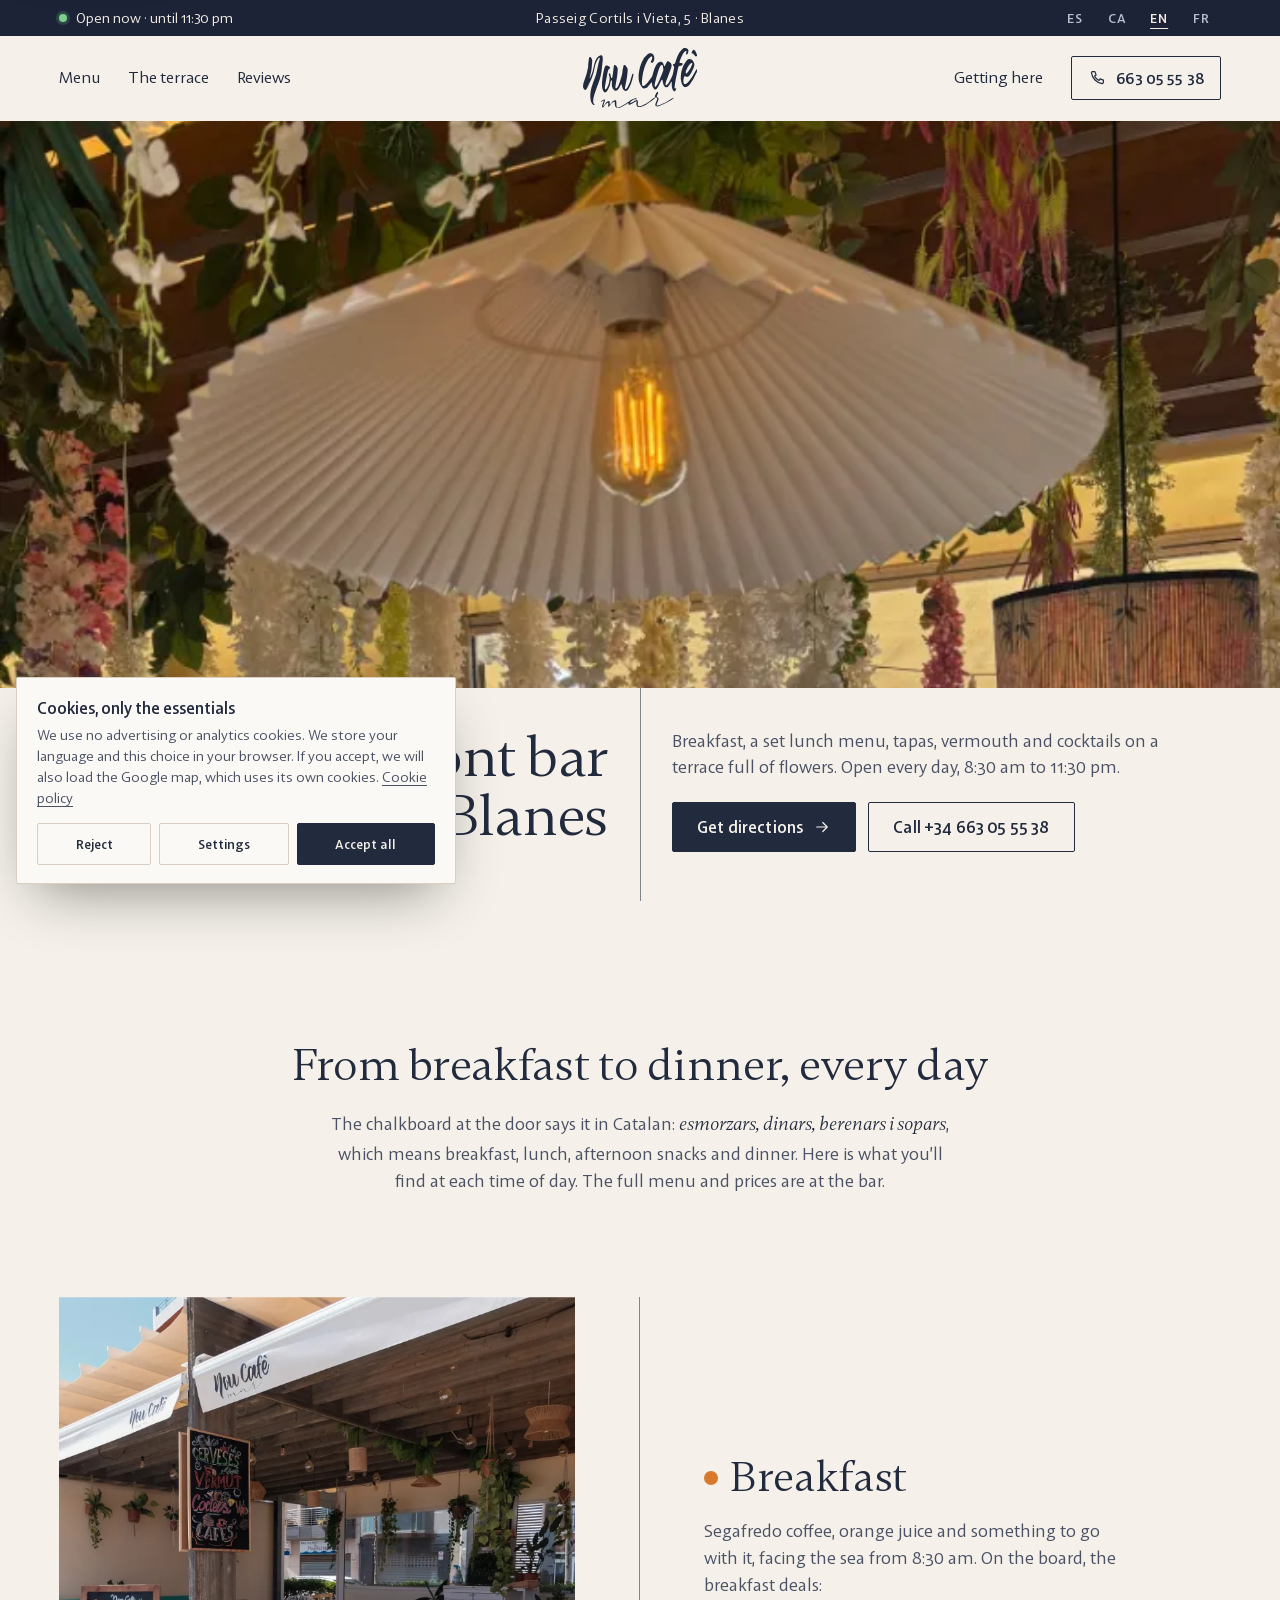
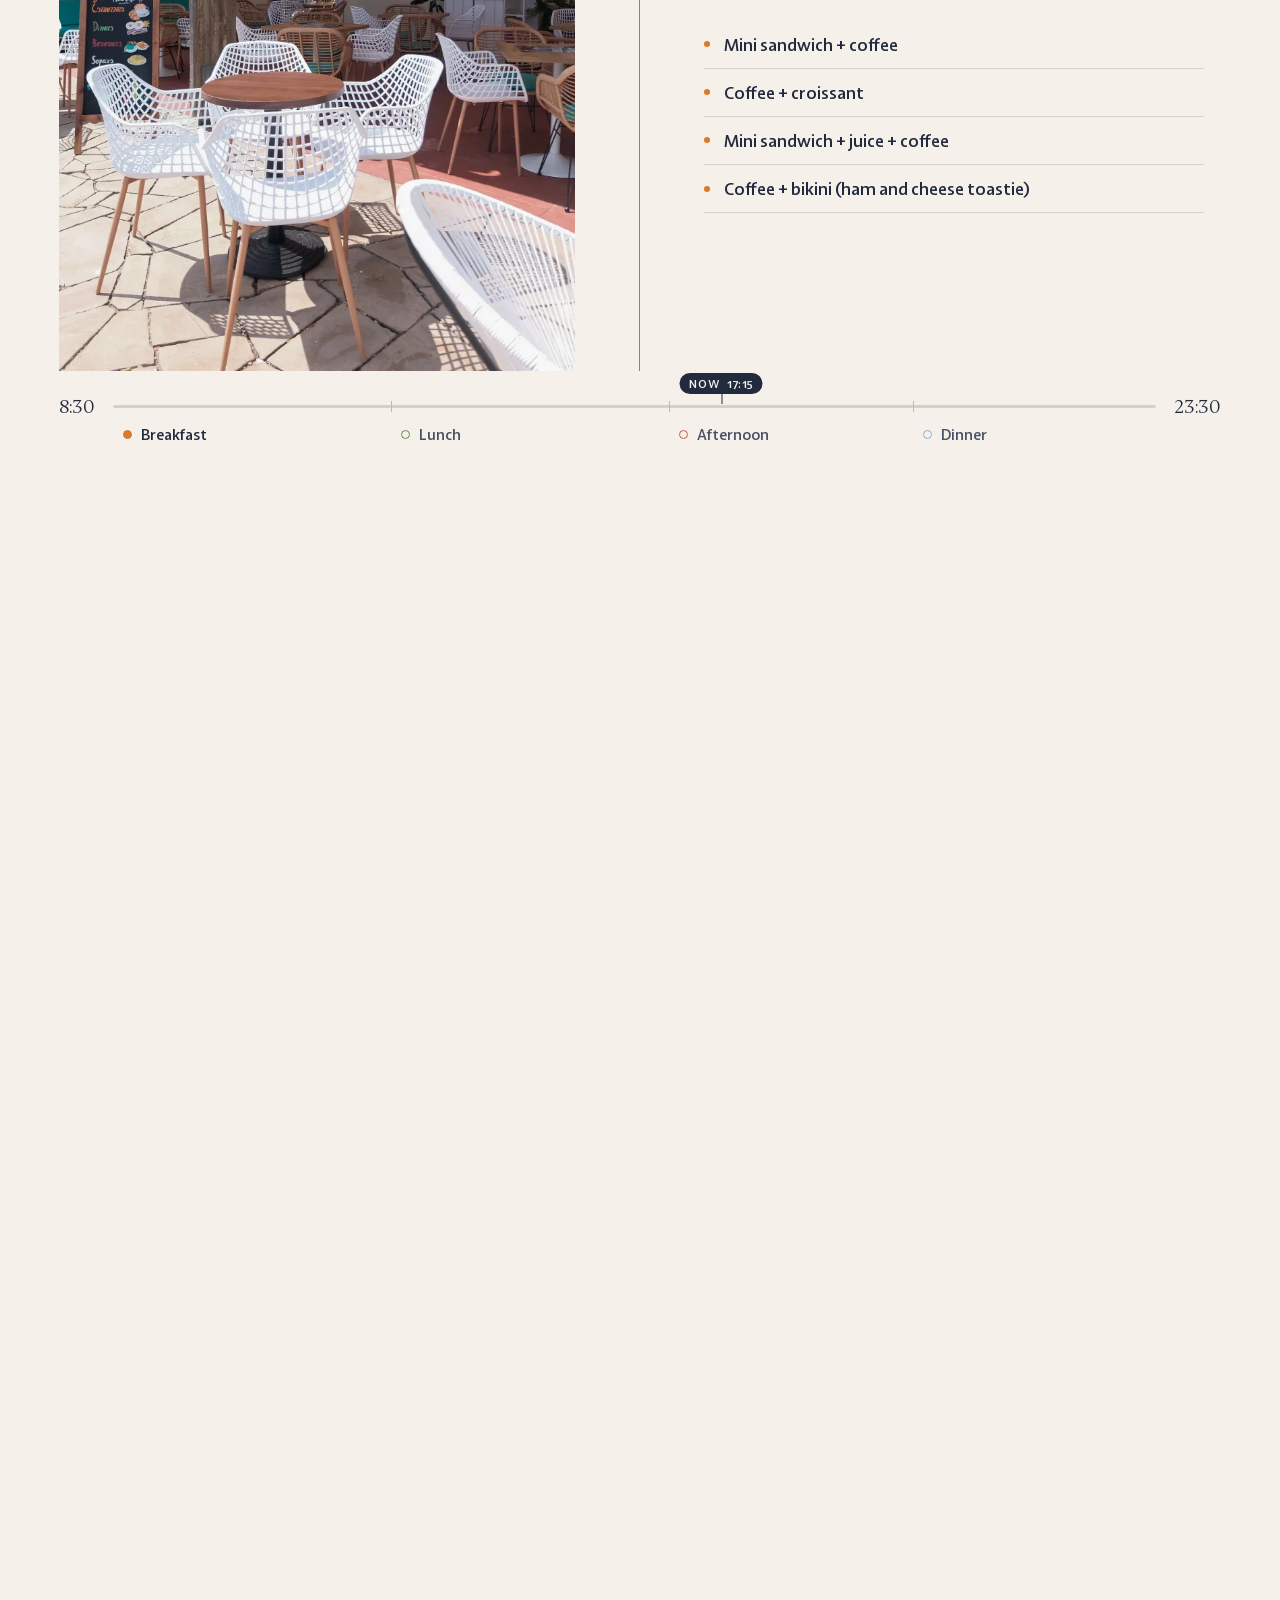
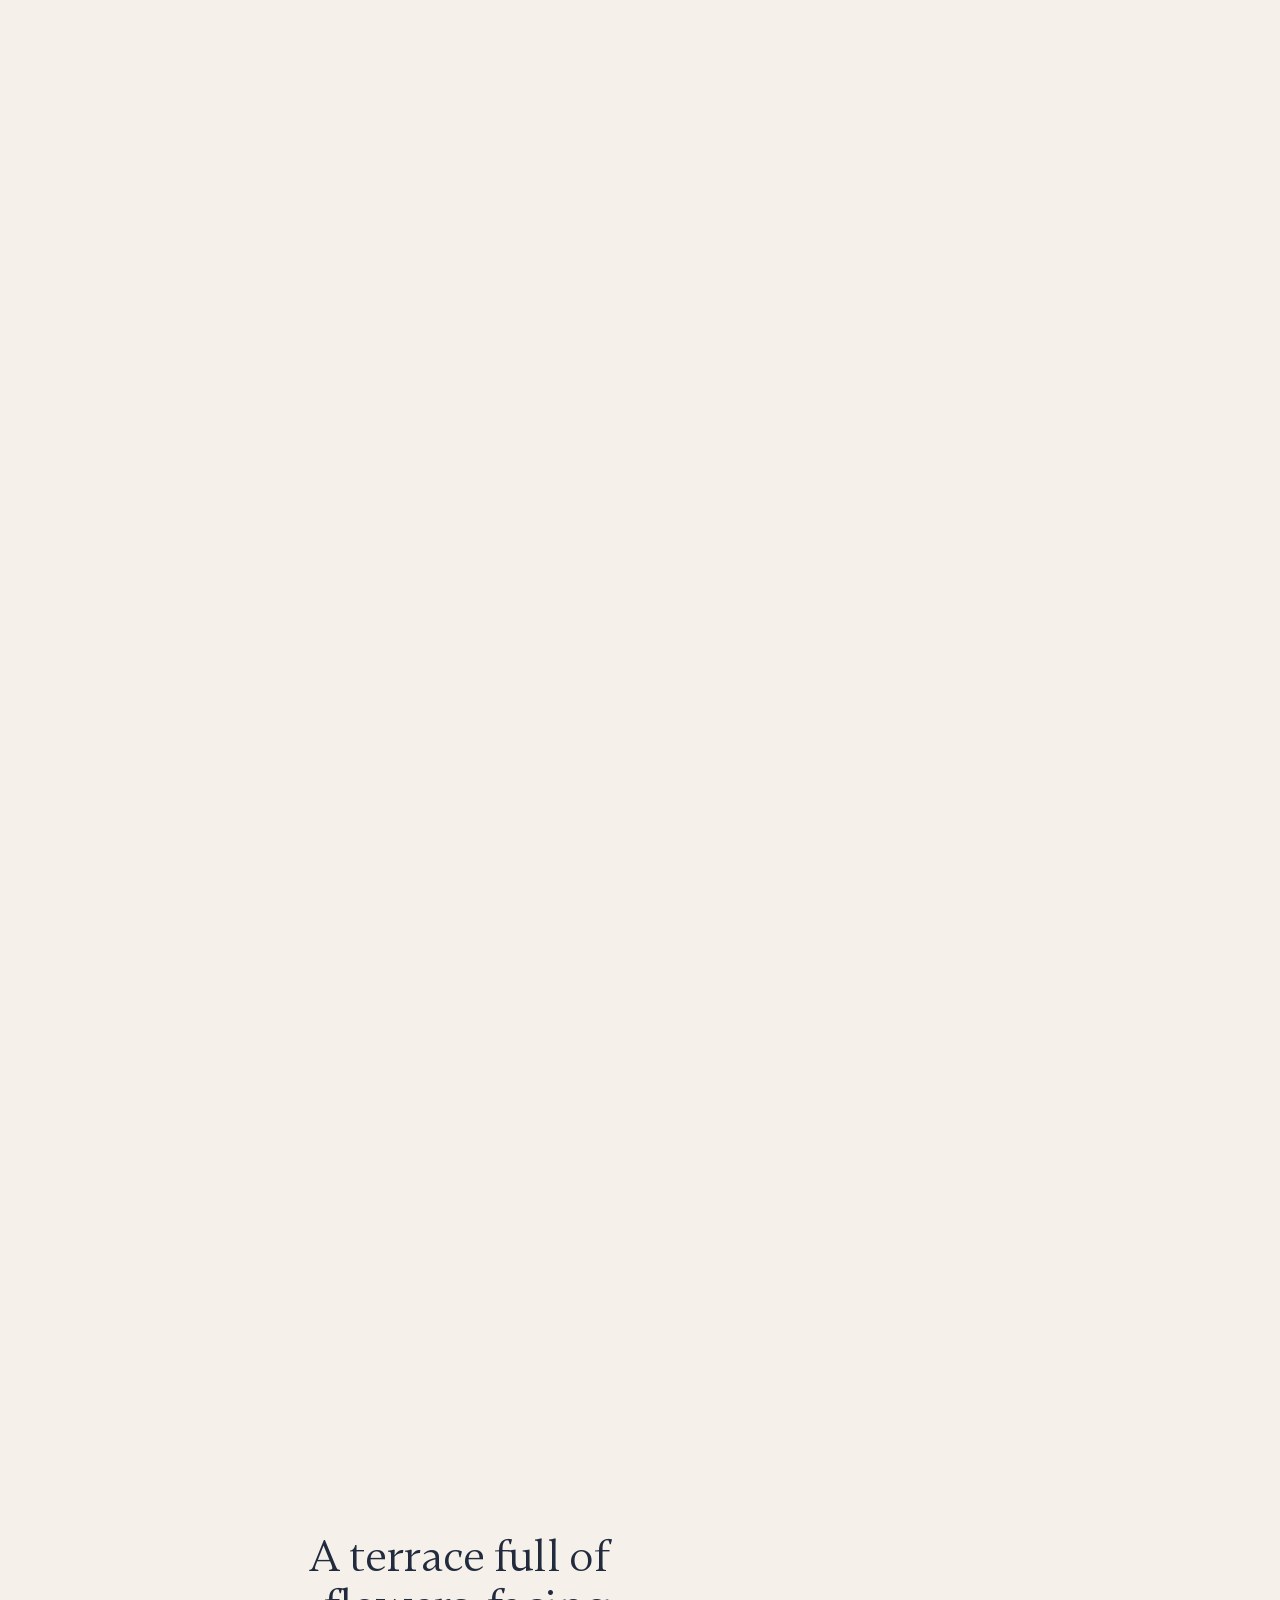
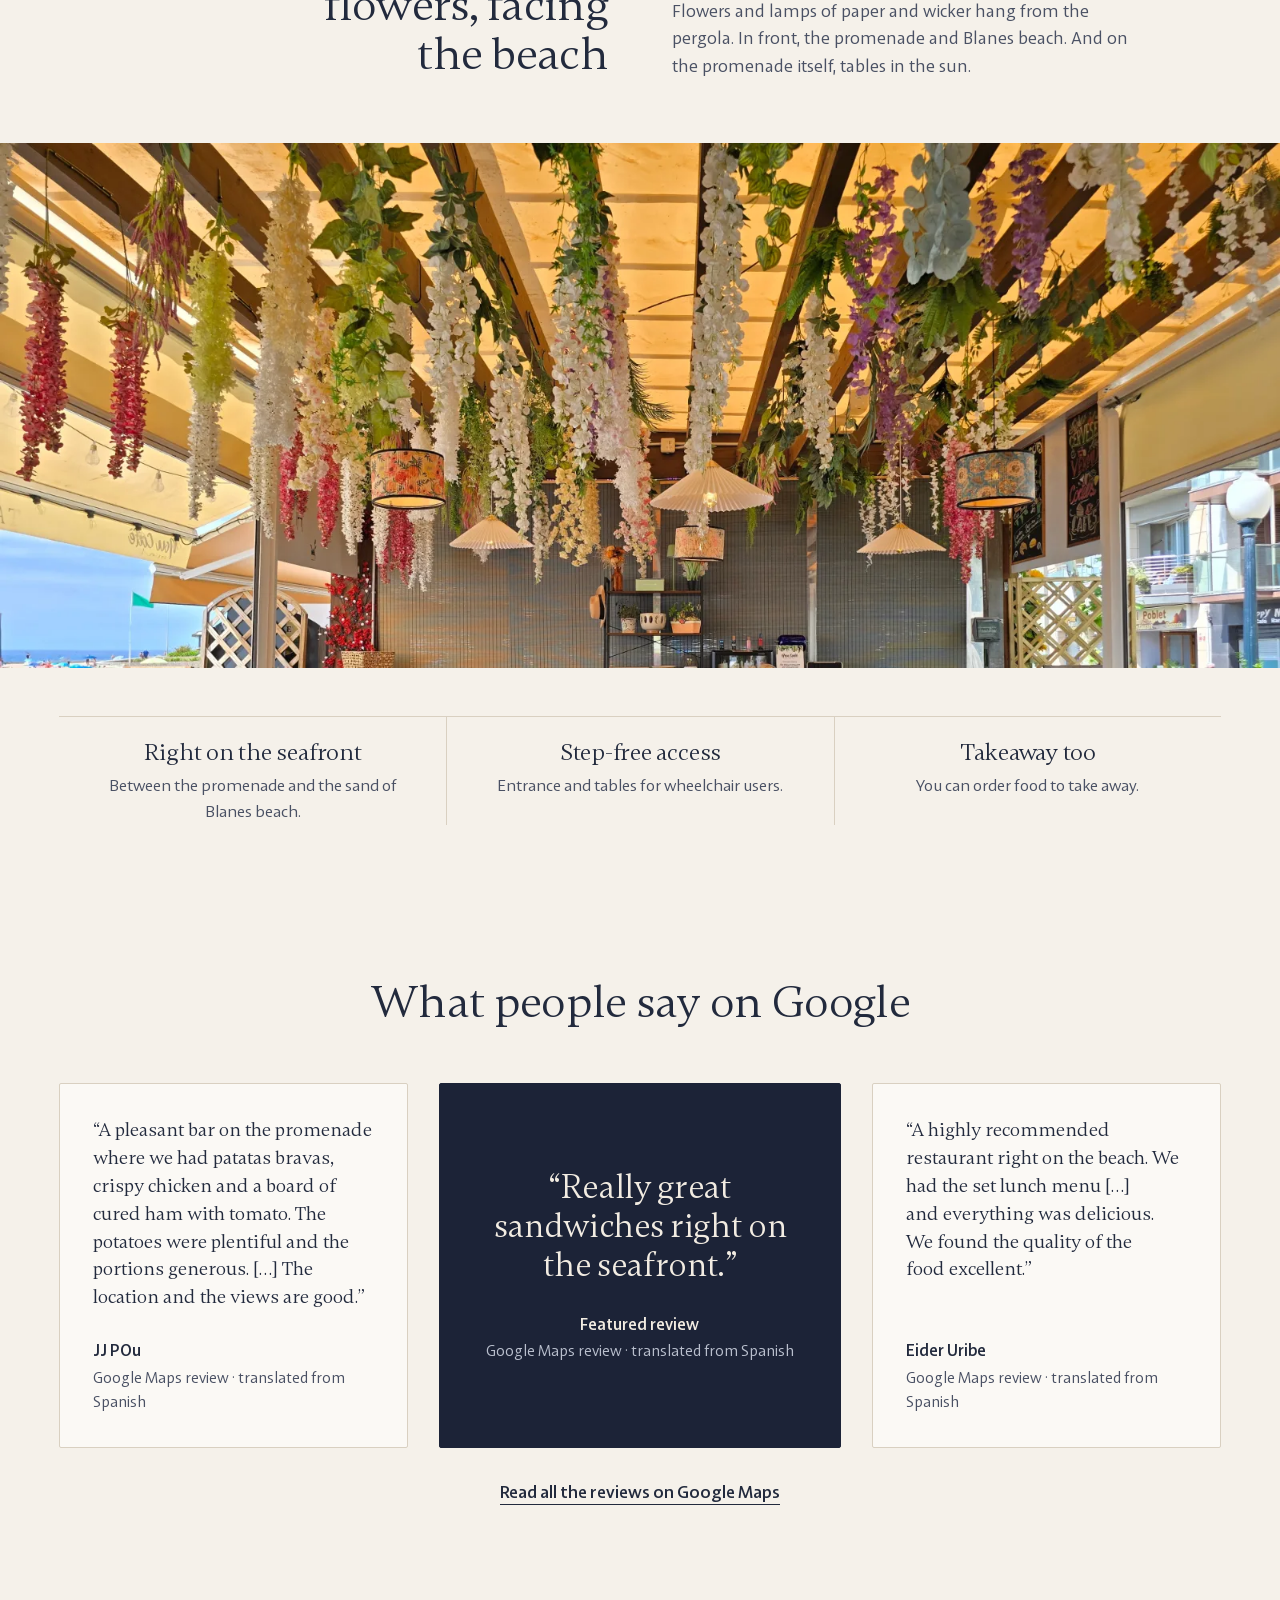
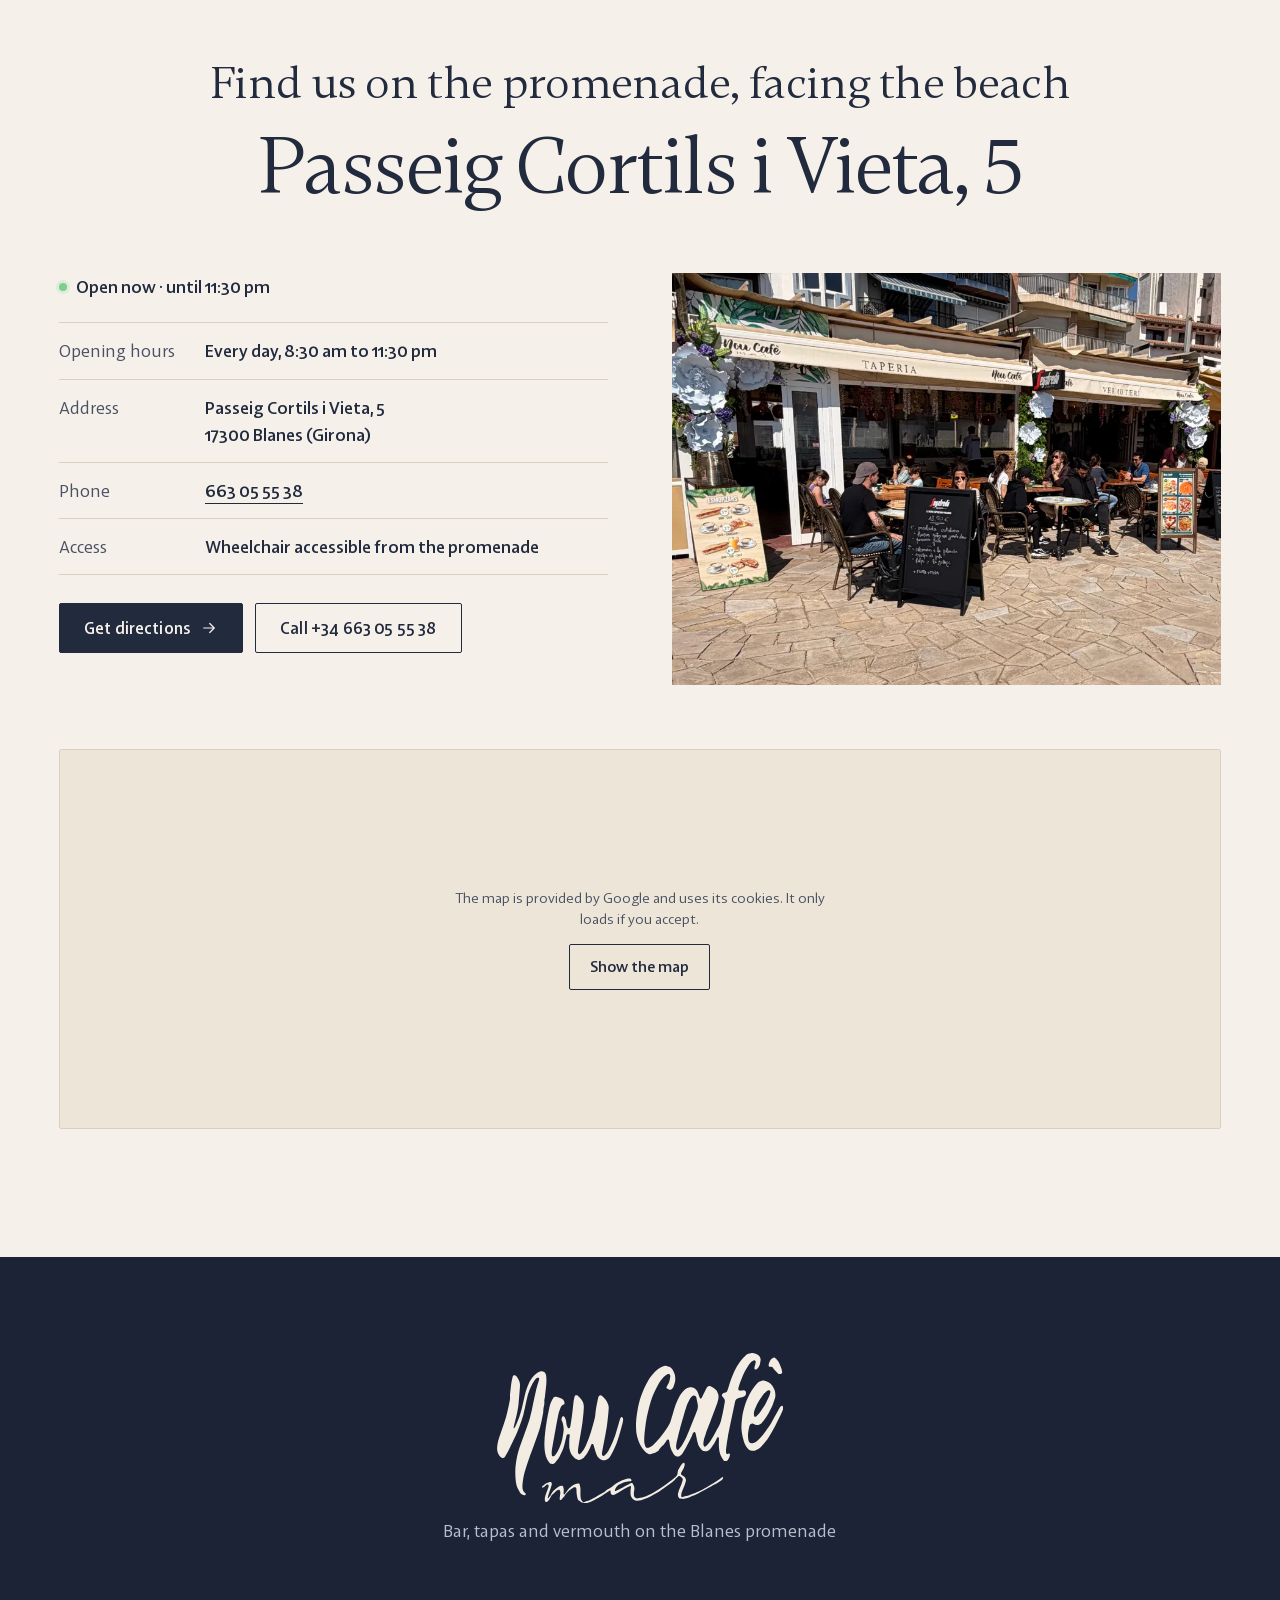
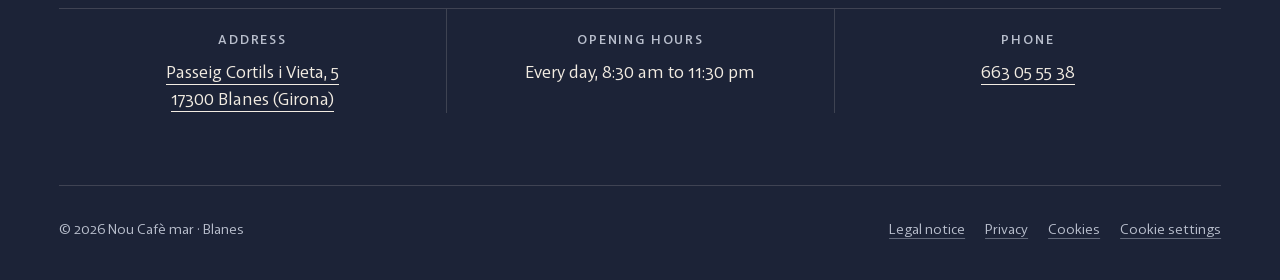
<file: index.html>
<!doctype html>
<html lang="es">
<head>
<meta charset="utf-8">
<meta name="viewport" content="width=device-width, initial-scale=1, viewport-fit=cover">
<title>Nou Cafè mar · Bar frente al mar en Blanes</title>
<meta name="description" content="Bar en primera línea de la playa de Blanes, en el Passeig Cortils i Vieta, 5: desayunos, menú del día, tapas, vermut y cócteles en una terraza llena de flores. Todos los días, de 8:30 a 23:30.">
<meta name="theme-color" content="#f5f1ea">
<link rel="canonical" href="https://mariovalentinopavel.github.io/nou-cafe-mar/">
<link rel="alternate" hreflang="es" href="https://mariovalentinopavel.github.io/nou-cafe-mar/?lang=es">
<link rel="alternate" hreflang="ca" href="https://mariovalentinopavel.github.io/nou-cafe-mar/?lang=ca">
<link rel="alternate" hreflang="en" href="https://mariovalentinopavel.github.io/nou-cafe-mar/?lang=en">
<link rel="alternate" hreflang="fr" href="https://mariovalentinopavel.github.io/nou-cafe-mar/?lang=fr">
<link rel="alternate" hreflang="x-default" href="https://mariovalentinopavel.github.io/nou-cafe-mar/">
<meta property="og:type" content="website">
<meta property="og:site_name" content="Nou Cafè mar">
<meta property="og:title" content="Nou Cafè mar · Bar frente al mar en Blanes">
<meta property="og:description" content="Desayunos, menú del día, tapas, vermut y cócteles en una terraza llena de flores, en primera línea de la playa de Blanes. Todos los días, de 8:30 a 23:30.">
<meta property="og:url" content="https://mariovalentinopavel.github.io/nou-cafe-mar/">
<meta property="og:image" content="https://mariovalentinopavel.github.io/nou-cafe-mar/assets/share.jpg">
<meta property="og:image:width" content="1200">
<meta property="og:image:height" content="630">
<meta property="og:locale" content="es_ES">
<meta name="twitter:card" content="summary_large_image">
<link rel="icon" href="favicon.svg" type="image/svg+xml">
<link rel="apple-touch-icon" href="assets/apple-touch-icon.png">
<link rel="preload" href="assets/fonts/gambetta-400-normal.woff2" as="font" type="font/woff2" crossorigin>
<link rel="preload" href="assets/fonts/plein-400-normal.woff2" as="font" type="font/woff2" crossorigin>
<link rel="preload" as="image" href="assets/img/hero-1600.webp" imagesrcset="assets/img/hero-1000.webp 1000w, assets/img/hero-1600.webp 1600w, assets/img/hero-2400.webp 2400w" imagesizes="100vw" media="(min-width: 901px)" fetchpriority="high">
<link rel="preload" as="image" href="assets/img/hero-m-700.webp" imagesrcset="assets/img/hero-m-700.webp 700w, assets/img/hero-m-1000.webp 1000w, assets/img/hero-m-1500.webp 1500w" imagesizes="100vw" media="(max-width: 900px)" fetchpriority="high">
<script>document.documentElement.classList.add('js')</script>
<link rel="stylesheet" href="css/fonts.css?v=1">
<link rel="stylesheet" href="css/legal.css?v=2">
<link rel="stylesheet" href="css/style.css?v=6">
<script type="application/ld+json">
{
  "@context": "https://schema.org",
  "@type": "BarOrPub",
  "name": "Nou Cafè mar",
  "url": "https://mariovalentinopavel.github.io/nou-cafe-mar/",
  "image": "https://mariovalentinopavel.github.io/nou-cafe-mar/assets/share.jpg",
  "telephone": "+34 663 05 55 38",
  "address": {
    "@type": "PostalAddress",
    "streetAddress": "Passeig Cortils i Vieta, 5",
    "postalCode": "17300",
    "addressLocality": "Blanes",
    "addressRegion": "Girona",
    "addressCountry": "ES"
  },
  "geo": { "@type": "GeoCoordinates", "latitude": 41.6724843, "longitude": 2.7906419 },
  "hasMap": "https://maps.google.com/?cid=1040160111134037308",
  "openingHoursSpecification": [{
    "@type": "OpeningHoursSpecification",
    "dayOfWeek": ["Monday", "Tuesday", "Wednesday", "Thursday", "Friday", "Saturday", "Sunday"],
    "opens": "08:30",
    "closes": "23:30"
  }],
  "servesCuisine": ["Tapas"]
}
</script>
</head>
<body>
<svg class="sprite" width="0" height="0" aria-hidden="true" focusable="false"><symbol id="logo" viewBox="0 0 381.7 200"><path fill-rule="evenodd" d="M338.8 0.2C340.1 0 341.2 0.2 342.3 0.4C343.4 0.5 344.6 0.9 345.5 1.3C346.3 1.6 346.9 1.9 347.6 2.4C348.4 3 349.5 3.7 350.1 4.6C350.7 5.6 351.4 6.7 351.5 7.9C351.6 9.6 350.9 13 350.6 14.5C350.4 15.5 350.2 16.3 349.8 17.1C349.3 18.1 348.4 19.6 347.8 20.4C347.3 20.9 346.6 21.3 346 21.6C345.5 21.8 344.7 21.9 344.3 21.9C343.9 21.8 343.6 21.6 343.5 21.2C343.3 20.9 343.1 20.3 343.2 19.7C343.5 18.3 344.6 14 344.9 12.5C345 11.9 344.9 11.2 344.7 10.8C344.6 10.4 344.1 10.1 343.8 10C343.3 9.8 342.8 9.7 342.3 9.9C341.5 10.2 340.2 10.8 339.3 11.7C338 12.8 336.4 14.9 335 16.9C333.7 18.9 332.2 21.2 330.9 23.8C329.3 27 326.7 32.9 325.5 35.9C324.6 38 323.9 40.1 323.3 42C322.7 43.8 322.1 45.9 321.9 47.1C321.7 47.9 321.8 48.9 322 49.4C322.2 49.9 322.8 50 323.3 50C323.9 50.2 325 50.2 325.9 50.1C326.7 50 327.8 49.7 328.5 49.6C329.1 49.6 329.7 49.7 330.2 50C330.7 50.3 331.4 50.8 331.7 51.4C332 52.2 332.1 53.5 332 54.3C331.9 55.1 331.7 55.8 331.3 56.4C331 56.9 330.5 57.3 329.9 57.7C329.2 58.1 328.1 58.7 327 59C325.9 59.3 324.6 59.1 323.3 59.5C322 59.9 320.1 60.9 319.2 61.5C318.7 61.8 318.4 62.3 318.1 62.9C317.8 63.5 317.6 64.4 317.4 65.3C315.7 73.3 309.9 101.3 308 111.1C307.1 115.8 306.4 120.9 306 124.1C305.7 126.2 305.3 128.5 305.3 130.1C305.3 131.5 305.4 133.1 305.7 133.8C305.9 134.3 306.4 134.6 306.9 134.6C307.5 134.6 309.2 134 309.7 133.9C310 133.9 310.2 134.2 310.4 134.5C310.5 134.7 310.6 135 310.6 135.3C310.5 136 310.5 137.4 310 138.5C309.5 139.8 308.1 142.5 307.3 143.4C306.9 143.9 306.3 144 305.7 144.1C305 144.1 303.9 144.2 303.1 143.9C302.3 143.5 301.7 142.6 301.1 141.7C300.3 140.5 299.2 138.6 298.5 137.1C297.8 135.7 297.4 134.5 297.1 133C296.6 131 296.1 128.1 295.9 125.2C295.7 122.1 296 116.1 295.9 114C295.8 113.4 295.6 112.6 295.3 112.3C295 112.1 294.5 112.3 294.2 112.4C293.8 112.6 293.5 113 293.3 113.4C292.6 114.7 291.4 117.8 290 120C288.5 122.5 285.7 126.6 284.1 128.4C283 129.6 281.3 130.4 280.3 130.8C279.8 131.1 279.2 131.1 278.6 131.1C277.9 131.1 276.8 131 276 130.8C275.3 130.6 274.6 130.3 274 129.9C273.4 129.6 272.8 129.2 272.4 128.7C271.6 127.8 270.1 125.8 269.3 124.4C268.5 122.9 268.1 121.7 267.7 120C266.9 117.1 265.3 109.2 264.7 106.8C264.5 106.2 264 105.7 263.6 105.5C263.2 105.3 262.6 105.6 262.2 105.9C261.7 106.2 261.3 106.7 261 107.3C260.7 108 260.4 109.2 260 110.2C258.8 112.8 256 118.3 253.9 122.4C251.8 126.4 248.7 132 247.1 134.5C246.4 135.5 245.4 136.2 244.6 136.8C243.9 137.3 243.4 137.7 242.6 138C241.8 138.2 240.8 138.2 240 138.1C239.2 137.9 238.5 137.6 238 137.4C237.5 137.1 237.1 136.9 236.8 136.5C236.2 135.8 235.5 134.7 234.8 133.6C234.2 132.5 233.4 131.4 232.8 130.1C232.2 128.8 231.6 127.2 231.1 125.5C230.6 123.2 229.8 118.1 229.3 116.4C229.2 115.9 228.5 115.5 228.2 115.4C227.9 115.2 227.6 115.3 227.3 115.4C227 115.5 226.7 115.7 226.5 116C225.8 116.9 224.6 119.3 223.2 120.9C221.7 122.7 218.8 125.5 217.5 127C216.7 127.9 216.2 129.1 215.5 129.9C215 130.5 214.5 130.8 213.8 131.3C212.9 131.9 211.3 132.8 209.7 133.4C208.1 134 205.2 134.7 204 134.9C203.4 135 202.8 135 202.2 134.7C201.5 134.5 200.4 134.1 199.6 133.5C198.6 132.6 197 130.9 195.9 129.6C194.7 128.2 193.7 126.9 192.7 125.2C191.5 123.1 189.7 120 188.6 116.9C187.4 113.8 186.4 110.5 185.9 106.8C185.4 102.7 185.3 97.1 185.4 92.4C185.6 87.7 186.3 82.8 187 78.5C187.6 74.4 188.5 70.4 189.3 67C190 63.9 191 61 191.8 58.4C192.7 55.7 193.6 53.3 194.6 50.9C195.6 48.4 196.6 46.2 197.9 43.6C199.2 41 201.1 37.5 202.4 35.3C203.6 33.5 204.6 32.1 206 30.4C207.6 28.5 210.2 25.5 212.1 23.8C213.7 22.2 215.3 21 216.9 20C218.5 19 220.6 18.1 221.8 17.7C222.6 17.4 223.4 17.2 224.1 17.1C224.9 17.1 225.4 17.1 226.2 17.2C227.2 17.5 229.2 17.8 230.5 18.6C231.7 19.3 232.8 20.4 233.8 21.8C234.8 23.2 235.8 25.5 236.4 27C236.9 28.2 237.2 29.2 237.4 30.4C237.6 31.6 237.7 33.1 237.7 34.4C237.7 35.7 237.7 36.9 237.4 38.2C236.9 40.1 235.7 44 235 45.7C234.5 46.8 233.4 47.8 232.8 48.4C232.4 48.8 231.8 49 231.3 49.1C230.8 49.2 230.4 49.2 229.9 49C229.1 48.7 227.1 47.7 226.4 47.1C226 46.7 225.8 46 226 45.4C226.5 43.9 228.7 40.9 229.5 38.5C230.4 36.1 230.9 32.5 231.1 31C231.2 30.5 231 30 230.8 29.6C230.6 29.1 230.3 28.6 230 28.4C229.7 28.1 229.2 28 228.8 28C228.3 27.9 227.8 28 227.3 28.2C226.5 28.6 225 29.6 223.8 30.6C222.4 31.9 220.3 34 218.9 35.9C217.4 37.7 216.4 39.5 215.2 41.7C213.7 44.3 211.5 48.7 210.1 51.7C208.7 54.6 207.7 57 206.7 59.8C205.7 62.6 204.7 65.3 203.9 68.5C202.7 72.8 200.8 80.4 199.7 85.8C198.7 91 198 96 197.5 100.5C196.9 104.7 196.6 109.2 196.4 112.3C196.3 114.5 196.3 116.9 196.4 118.6C196.5 120 196.8 121.2 197.1 122.4C197.4 123.5 197.8 124.6 198.2 125.3C198.5 125.9 199 126.2 199.6 126.4C200.3 126.7 201.2 126.6 201.9 126.5C202.7 126.3 203.5 126 204.2 125.5C205.1 125 206.2 124.3 207.1 123.6C208.2 122.6 209.6 121.4 210.8 120C212.5 118.2 215.3 115.4 217.5 112.6C220.2 109.1 224.7 102.9 227 99.5C228.7 97 230.1 94.9 231.1 92.1C232.7 87.7 235.2 78 236.7 73.3C237.8 70 239 67 240.3 64.1C241.6 61.1 243.2 58 244.6 55.8C245.8 53.8 247.3 52 248.6 50.6C249.8 49.3 251.4 48.1 252.5 47.4C253.3 46.9 254 46.5 255 46.3C256.1 46 257.8 45.8 259 45.8C260.2 45.9 261.5 46.3 262.5 46.7C263.5 47.1 264.2 47.7 265.1 48.5C265.9 49.4 266.8 50.4 267.4 51.7C268.4 53.6 269.8 58.4 270.5 59.9C270.8 60.4 271.7 61 271.7 61C271.7 61 272.6 60.5 272.8 60.1C274.1 57.6 278.1 48.9 279.6 46.3C280 45.5 280.7 44.9 281.4 44.5C282.1 44.2 282.8 44 283.5 44.1C284.2 44.1 284.8 44.4 285.5 44.7C286.5 45.2 288.1 46.2 289.3 47.1C290.4 47.9 291.7 49 292.4 49.8C293 50.4 293.3 51 293.6 51.7C294.1 52.7 294.9 54.4 295.2 55.8C295.4 57.2 295.5 58.5 295.3 60.1C295 62 294.5 64.7 293.6 67.1C290.8 75.1 281.2 100.1 278.3 107.9C277.5 110.1 276.8 112.3 276.3 114C275.9 115.4 275.7 116.7 275.5 118C275.3 119.3 275.1 120.7 275.2 121.8C275.3 122.7 275.7 123.8 276 124.3C276.3 124.7 276.7 125 277.2 124.9C277.8 124.6 279 123.8 279.9 122.9C281.1 121.8 282.8 120 284.1 118.1C286.1 115.1 289.5 109.1 291.9 104.6C294.2 100.1 296.8 96.3 298.4 91.2C300.4 84.6 303 69.8 303.8 64.7C304 63.4 303.6 62.2 302.9 61C302.3 59.7 300.5 58.2 300 57.2C299.7 56.5 299.8 55.8 300.1 55.2C300.5 54.6 301.1 53.9 301.9 53.4C302.9 53 304.5 52.9 305.4 52.4C306.2 51.9 306.8 51.3 307.1 50.3C308.1 47.9 309.8 41.5 311.2 37.5C312.6 33.5 314.3 29.3 315.5 26.5C316.4 24.3 317.2 22.7 318.4 20.6C319.5 18.5 321.3 15.7 322.7 13.7C324.1 11.6 325.4 9.9 327 8C328.7 6.1 331.3 3.6 332.6 2.4C333.3 1.8 333.9 1.5 334.8 1.1C335.8 0.8 337.6 0.3 338.8 0.2ZM368.6 6.2C369.2 6 369.7 6.2 370.3 6.4C370.8 6.7 371.6 7.1 372.1 7.6C373.1 8.6 374.7 10.5 375.7 12.4C376.9 14.5 378.3 18.5 379.1 20.3C379.5 21.4 379.7 22.5 379.9 23.5C380.2 24.4 380.3 25.5 380.3 26.1C380.3 26.4 380.1 26.7 379.8 27C379.6 27.2 379.3 27.4 378.9 27.6C378.4 27.7 377.6 28.1 376.9 28.1C376.2 28.1 375.4 28 374.9 27.5C373.7 26.5 371.2 23.8 370 22.4C369 21.3 368.1 19.7 367.4 19C367 18.6 366.5 18.5 365.9 18.4C365.3 18.3 363.9 18.6 363.3 18.4C362.9 18.4 362.6 18.1 362.5 17.7C362.3 17.2 362.1 16.1 362.3 15.1C362.6 14 363.3 12 363.9 10.8C364.5 9.6 365.4 8.4 366.2 7.6C366.9 6.9 367.9 6.4 368.6 6.2ZM57.6 24.6C58.8 24.3 60.1 24.4 61 24.5C61.8 24.6 62.4 24.8 63 25.3C63.6 25.9 64.3 26.8 64.8 27.8C65.2 28.9 65.6 30.2 65.7 31.6C65.9 33.7 66 37.3 65.8 40.5C65.4 45.2 64.2 56.1 63.8 59.8C63.6 60.9 63.2 61.6 63.1 62.7C63 64.1 63.3 66 63.1 67.9C62.9 69.9 62.1 72.9 61.9 74.8C61.7 76.4 61.8 77.8 61.6 79.4C61.2 81.8 60.5 85.7 59.7 89.2C58.8 93.2 57.8 98.3 56.2 103.3C53.2 112.6 44.7 135.1 41.4 144.6C39.4 150.3 37.5 156.6 36.4 160.7C35.6 163.7 35.1 166.4 34.7 169.3C34.2 172.3 33.8 175.8 33.9 178.3C33.9 180.4 34.3 182.5 35.1 184C35.8 185.6 37.8 186.6 38.2 187.5C38.5 188 38.2 188.8 37.9 189.2C37.7 189.6 37.1 189.8 36.5 189.7C35.8 189.7 34.5 189.3 33.6 188.8C32.7 188.3 31.9 187.8 31.3 186.9C30.2 185.1 27.7 181.4 26.7 178.3C25.6 175.1 25.1 171.4 24.8 167.9C24.4 164.4 24.4 160.3 24.4 156.9C24.5 153.5 24.7 150.7 25.2 147.4C25.6 144.2 26.1 140.9 26.9 137.3C27.8 133.8 28.8 130.1 30.1 126.1C32.6 118.7 39.5 100 41.8 93.2C42.8 90.5 43.3 88.3 44.1 85.5C44.9 82.3 46 78.3 46.8 74.2C48.1 68.5 50.2 57.3 51.8 50.9C53 45.4 55.2 38.7 56 35.9C56.2 35.2 56.2 34.3 56.2 33.9C56.1 33.5 55.9 33 55.5 32.9C55.1 32.8 54.1 32.8 53.5 33.1C52.7 33.5 51.7 34.4 50.9 35.4C49.8 36.9 47.8 40.1 46.6 42.4C45.4 44.7 44.4 46.6 43.5 49.1C42.5 51.9 41.2 55.5 40.3 59.2C38.9 64.8 36.8 76.1 35.1 82.6C33.5 88.2 31.5 93.7 29.9 98C28.4 101.9 27.3 104.9 25.6 108.7C23.1 114.1 17.4 125.8 15 130.7C13.6 133.4 12 136.4 10.9 137.9C10.2 138.8 9.2 139.6 8.5 139.9C8.1 140.2 7.6 140.2 7.1 140.1C6.6 140 6.1 139.8 5.7 139.4C4.8 138.5 2.9 136.8 2 135C1.1 133.3 0.4 131.2 0.2 129C0 126.7 0.3 124.1 0.7 121.5C1.1 118.9 1.8 116.3 2.7 113.4C4.5 107.7 9.6 93.5 11.5 87.2C12.8 83.1 13.5 79.8 14.4 75.7C15.4 71.4 16.8 64.8 17.3 61.5C17.6 59.6 17.2 58 17.3 56.1C17.5 53.5 18 49.4 18.3 46.5C18.7 43.8 18.8 41.7 19.3 39.1C19.8 36.5 20.6 32.5 21.1 31C21.2 30.5 21.7 30.2 22.1 29.9C22.5 29.7 22.8 29.6 23.2 29.7C23.7 29.7 24.4 29.9 25 30.3C25.5 30.5 26 30.9 26.4 31.5C27.2 32.6 28.8 35.2 29.5 37C30.2 38.9 30.7 40.7 30.7 42.8C30.6 47.8 29.4 61.1 28.8 67.3C28.3 71.9 27.7 75.5 26.8 80C25.7 85.1 23.1 94.9 22.4 98.2C22.2 98.8 22.2 99.5 22.2 99.9C22.3 100.1 22.7 100.5 22.7 100.5C22.7 100.5 23.9 99 24.4 98C25.6 95.4 28.2 89.4 29.7 85.2C31.2 81 32.2 77.3 33.4 72.8C34.8 67.2 36.8 57.2 38.3 51.7C39.5 47.5 41.4 42.8 42.5 40.2C43.1 38.6 43.9 37.5 44.9 36C46 34.4 47.7 32 49.2 30.4C50.6 28.9 52.1 27.5 53.5 26.5C54.8 25.6 56.3 25 57.6 24.6ZM353.2 37C354.4 36.8 355.5 36.7 356.7 37C358.1 37.2 360 37.9 361.3 38.5C362.6 39.1 363.6 39.8 364.5 40.6C365.4 41.4 366 42.1 366.6 43.1C367.5 44.3 368.8 46.8 369.5 48C370 48.9 370.2 49.6 370.5 50.6C370.8 51.9 371.2 54.2 371.2 55.8C371.3 57.3 371.1 58.6 370.7 60.1C370.1 62.2 368.8 65.8 367.8 68.5C366.8 71.1 365.7 73.3 364.3 75.9C363 78.5 361.7 81.2 359.9 83.9C358 86.8 354.7 91.2 353.3 93C352.7 93.7 352 94.2 351.2 94.7C350.5 95.2 349.7 95.9 348.6 96.1C347.6 96.2 346 96.1 344.6 95.7C343.3 95.4 341.6 94.2 340.6 94C339.9 93.8 339.1 94.2 338.6 94.5C338 94.7 337.6 95 337.3 95.5C336.9 96.3 336.3 97.9 336.1 99.3C335.6 101.2 335.1 104.8 334.9 106.8C334.7 108.3 334.6 109.6 334.7 111.1C334.8 112.8 335 115.2 335.4 116.6C335.6 117.7 336.2 118.7 336.8 119.3C337.5 119.9 338.3 120.2 339.1 120.3C340 120.4 341 120.3 342 120C343.1 119.6 344.4 119.1 345.5 118.3C346.8 117.3 348.4 115.8 349.9 114.3C351.5 112.7 353.3 110.7 355 108.6C356.8 106.3 359.2 103.1 361 100.4C362.9 97.8 364.4 95.5 366.1 92.7C368.8 87.9 375.5 75.5 377.8 71.8C378.2 71.1 379 70.7 379.5 70.5C379.9 70.4 380.3 70.4 380.6 70.5C381 70.7 381.4 71.2 381.5 71.6C381.6 72.1 381.7 72.9 381.6 73.6C381.5 74.4 381.3 75.3 380.9 76.2C380.2 78 378.7 81.4 377.3 84.3C375.4 88.2 372.1 95 369.6 99.6C367.2 104.1 364.5 108.7 362.5 111.9C360.9 114.5 359.3 116.6 357.6 118.8C355.9 120.9 354 123.2 352.5 124.7C351.3 125.9 350.3 126.8 348.9 127.7C347.5 128.6 345.2 129.8 343.8 130.2C342.5 130.6 341.2 130.5 340 130.3C338.8 130.2 337.5 129.9 336.5 129.4C335.6 128.8 334.9 127.9 334.1 127C333.2 125.9 332.1 124.4 331.3 122.9C330.4 121.4 329.8 119.8 329.2 118C328.6 115.8 327.7 112.7 327.1 109.7C326.6 106.6 325.9 103.4 325.9 99.9C325.9 95.6 326.6 87.9 327.1 84C327.4 81.4 328 79.4 328.6 76.8C329.3 74 330.4 70.2 331.3 67.3C332.3 64.4 333.3 62.2 334.5 59.5C335.8 56.8 337.3 53.8 338.8 51.3C340.4 48.7 342.6 45.7 343.9 43.9C344.8 42.7 345.8 41.4 346.8 40.5C347.7 39.6 348.4 39 349.5 38.4C350.6 37.8 352 37.3 353.2 37ZM361.9 49.7C361.2 50 359.7 50.8 358.7 51.5C357.8 52.2 357 53.1 356.1 54.1C354.8 55.7 352.3 59.1 350.9 61.2C349.6 63.1 348.7 64.7 347.7 66.7C346.5 68.9 344.9 72.3 344.1 74.2C343.5 75.6 343.1 76.9 342.8 78.3C342.5 79.6 342.5 81.2 342.6 82.3C342.7 83.3 343.1 84.5 343.5 84.9C343.7 85.3 344.2 85.2 344.6 85.1C345.1 84.9 345.8 84.5 346.3 84C347.3 83.1 349.1 81.2 350.5 79.4C352 77.5 353.5 75.2 355 72.8C356.5 70.5 358 67.7 359.3 65.2C360.6 62.7 362 59.9 362.9 57.8C363.6 56 364.2 53.7 364.4 52.6C364.5 52.1 364.5 51.5 364.5 51.2C364.4 50.8 364.3 50.5 364 50.3C363.8 50.1 363.4 49.8 363.1 49.7C362.7 49.6 362.3 49.5 361.9 49.7ZM105 56.4C105.4 56.3 106 56.3 106.5 56.4C107.1 56.6 107.9 57 108.4 57.5C109.4 58.3 110.9 59.8 112 61.2C113.1 62.6 114.1 64.1 114.8 65.9C115.4 67.6 115.8 69.5 115.8 71.6C115.7 76 115 84.9 114 92.4C112.7 101.9 109 122 108.1 128.7C107.9 130.1 108 131.8 108.1 132.7C108.1 133.4 108.5 134.1 108.8 134.5C109.1 134.8 109.6 134.9 110 134.9C110.4 134.9 110.8 134.7 111.2 134.4C111.9 133.7 113.5 132 114.6 130.5C115.7 128.8 116.9 126.8 117.9 124.7C119.2 121.9 121.1 117.1 122.3 114C123.3 111.2 124.1 109 125 106.1C126.2 102.2 128.4 94.3 129.4 90.6C130 88.3 130.5 86.4 130.9 84C131.3 81.5 131.3 78.4 131.9 75.4C132.5 71.3 134.3 62.8 134.9 59.8C135.1 59.1 135.3 58.3 135.7 57.8C136 57.2 136.6 56.8 137.1 56.6C137.6 56.4 138.2 56.5 138.8 56.6C139.4 56.8 140 57.1 140.6 57.6C141.5 58.5 143.6 60.5 144.9 62.3C146.1 64 147.2 66 147.9 67.9C148.6 69.7 149.1 71.3 149 73.3C148.7 78.3 147.8 88.9 146.5 97.6C145 107.6 141 127.3 139.9 133.6C139.9 134.2 139.9 134.8 140 135.3C140.1 135.8 140.2 136.3 140.6 136.6C140.9 136.9 141.5 137.2 142 137.2C142.5 137.1 143.2 136.7 143.7 136.3C144.4 135.8 145.1 135 145.8 134.2C146.7 133.1 148 131.3 149 129.6C150.4 127 152.6 122.4 154.1 118.9C155.6 115.4 156.8 112.5 158 108.8C159.7 103.6 163 91.6 164.2 87.8C164.5 87 164.9 86.3 165.3 85.9C165.7 85.5 166.4 85.4 166.8 85.5C167.2 85.5 167.5 85.9 167.7 86.3C167.9 86.8 168.2 87.8 168.2 88.6C168.2 89.6 168 91.1 167.7 92.4C166.9 95.9 164.4 105.2 163 109.8C161.9 113.4 160.9 116.4 159.6 119.9C158.2 123.3 156.5 127.3 155 130.4C153.6 133.4 151.6 136.9 150.6 138.5C150.2 139.2 149.7 139.7 149 140.2C148.1 140.9 145.9 142.1 144.9 142.6C144.1 142.9 143.4 143.1 142.6 143.1C141.6 143.1 140.3 142.7 139.4 142.3C138.6 142 138 141.7 137.4 141.2C136.5 140.5 135 139.6 134.2 138.3C133.2 136.6 132.2 133.9 131.3 131.3C130.4 128.7 129.2 124 128.6 122.4C128.5 122 128.4 121.8 128.1 121.6C127.9 121.4 127.6 121.2 127.3 121.2C127 121.2 126.7 121.2 126.4 121.4C126.2 121.6 125.9 122 125.7 122.4C125.2 123.3 124.6 125.4 123.8 127C123 128.8 121.7 131.2 120.4 133.3C119.1 135.3 117 138 116 139.2C115.6 139.7 115.2 140.1 114.6 140.5C113.9 141 113 141.7 112 142C111 142.3 109.6 142.7 108.6 142.6C107.5 142.5 106.5 141.9 105.7 141.5C105 141.1 104.3 140.8 103.8 140.2C102.6 139 99.9 136.1 98.8 134.2C97.7 132.3 97.2 129.9 96.8 128.4C96.5 127.4 96.4 126.6 96.3 125.5C96.3 123.3 96.3 117.8 96.4 115.2C96.5 113.1 97.1 110.7 97 109.6C97 109 96.6 108.5 96.2 108.3C95.7 108.1 94.9 108.2 94.4 108.2C94 108.3 93.7 108.5 93.4 108.8C93.2 109.1 92.9 109.5 92.8 110C92.1 112.6 90.3 121.1 89.2 124.7C88.6 127 87.7 128.8 86.8 131C85.8 133.2 84.3 136.4 83.3 138.2C82.5 139.7 81.9 140.8 80.9 142.1C79.9 143.5 78.1 145.6 77.1 146.6C76.4 147.2 75.7 147.7 74.8 147.9C73.9 148.1 72.4 148 71.7 147.8C71 147.7 70.6 147.3 70.2 146.8C69.6 145.9 68.4 144.4 67.6 143C66.8 141.4 65.9 139.6 65.2 137.6C64.6 135.6 64 133.1 63.7 130.4C63.4 127.3 63.1 123 63.2 118.9C63.3 114.8 63.7 110.5 64.2 105.9C64.7 101.4 65.3 96.7 66.2 91.5C67.2 85.9 69 76.5 69.9 72.2C70.4 69.9 71 68 71.9 65.9C72.8 63.7 74.4 60.7 75.2 59.5C75.5 59 76.1 58.8 76.6 58.6C77 58.4 77.5 58.3 78 58.3C78.9 58.4 81.1 58.8 82.4 59.2C83.7 59.6 84.7 60.1 85.8 60.8C86.9 61.4 88.3 62.3 89 63.3C89.6 64.2 89.9 65.6 90 66.4C90.1 67.1 90 67.8 89.5 68.3C89 68.8 87.5 69.1 86.7 69.9C85.8 70.7 85.2 71.9 84.6 73.2C83.9 75.1 82.6 78.2 82 81.1C80 90.8 74.5 122.2 73 131.3C72.8 132.9 73 134.9 73.1 135.9C73.1 136.5 73.4 137.2 73.7 137.5C73.9 137.8 74.2 138 74.5 138C74.9 137.9 75.5 137.7 76 137.4C76.5 137.1 77.2 136.6 77.7 135.9C78.5 134.9 79.9 133.1 80.8 131.3C81.9 129.4 83.1 126.9 84 124.4C85 121.8 86.1 118.9 86.8 115.7C87.6 112.1 88.6 106 88.9 102.7C89.1 100.5 88.5 98.2 88.3 96.4C88 94.7 87.5 93 87.1 91.8C86.9 90.9 86.2 90.4 86.1 89.5C85.9 88.6 86.1 87.4 86.3 86.6C86.5 85.8 86.9 85 87.3 84.6C87.7 84.2 88.5 84.2 89 84.3C89.5 84.5 89.9 85.1 90.2 85.8C90.7 86.6 91.5 88.3 91.9 89.8C92.3 91.5 92.5 94.5 92.9 96.1C93.2 97.3 93.8 98.6 94.2 99.3C94.4 99.8 94.9 100.2 95.3 100.3C95.6 100.5 95.9 100.6 96.2 100.4C96.6 100 97.5 99.3 97.7 98.4C98.4 95.3 99.5 86.9 100.2 81.4C101 75.9 101.5 69.5 102 65.6C102.4 62.9 103.1 59.5 103.5 58.1C103.6 57.6 103.8 57.2 104.1 56.9C104.3 56.6 104.6 56.4 105 56.4ZM261.3 56.9C260.9 57 260.5 57.2 260.2 57.5C259.6 58.1 258.6 59.1 258 60.1C257 61.7 255.2 65.1 254.3 67C253.6 68.5 253.1 69.8 252.6 71.3C251.7 74.2 250 79.6 248.7 84.3C247.1 89.7 244.9 97.5 243.3 103.6C241.7 109.7 239.9 117.3 239.2 120.9C238.9 122.5 238.8 124.3 238.8 125.5C238.9 126.5 239.2 127.6 239.4 128.1C239.6 128.6 239.9 129 240.3 129.1C240.6 129.3 241.1 129.1 241.4 128.9C241.8 128.8 242.2 128.6 242.6 128.2C243.3 127.4 244.9 125.9 245.8 124.4C247.5 121.6 250.6 116.5 252.7 111.7C256.3 103.6 264.7 82.3 267.2 75.7C267.7 74.3 267.7 72.8 267.8 71.6C267.9 70.5 267.8 69.6 267.7 68.5C267.3 66.4 266.2 61 265.8 59.2C265.6 58.7 265.3 58.1 265.1 57.8C264.8 57.5 264.5 57.3 264.2 57.2C263.8 57 263.3 56.8 262.8 56.7C262.3 56.7 261.7 56.7 261.3 56.9ZM248 147.7C248.3 147.4 249.2 147.8 249.2 147.8C249.2 147.8 249.6 149.1 249.5 149.8C249.3 150.9 248.6 152.8 247.9 154.3C247.1 156 245.5 158.4 245 159.8C244.6 160.9 245.4 162.4 244.7 163C244.1 163.6 241.1 163.4 241.1 163.4C241.1 163.4 241.2 160.1 241.4 158.9C241.5 158.1 241.7 157.4 242 156.6C242.5 155.4 243.6 153.2 244.6 151.8C245.6 150.3 247.2 148.4 248 147.7Z"/><path class="logo-mar" fill-rule="evenodd" d="M248.4 146.6C248.7 146.4 249.1 146.4 249.4 146.5C249.6 146.6 250 146.8 250.1 147.2C250.2 147.7 250.3 148.7 250.2 149.6C249.9 150.7 249.4 152.6 248.7 154.1C247.9 155.8 246.2 158.3 245.7 159.5C245.4 160.2 245.3 161 245.4 161.5C245.4 161.8 245.6 162.1 245.9 162.3C246.7 163 249.5 164.6 250.4 165.6C251.2 166.3 251.4 167.4 251.7 168.2C251.9 168.8 252.1 169.4 252 170.1C251.8 171.3 251.2 173.5 250.5 175.3C249.6 178 247.1 183.6 246.3 186.1C245.8 187.5 245.7 189.4 245.6 190.2C245.6 190.6 245.7 190.9 245.9 191.2C246.1 191.6 246.5 192 246.8 192.1C247 192.3 247.3 192.3 247.6 192.2C248.1 192.1 248.7 191.6 249.4 191.4C250.8 190.9 253.8 190.4 256.3 189.6C259.2 188.6 263.3 187.1 267.1 185.4C271.1 183.5 276 181 280.7 178.3C285.4 175.7 291.9 171.6 295.1 169.5C297.1 168.2 299.1 166.2 300.2 165.6C300.5 165.4 301.1 165.5 301.3 165.8C301.5 166.1 301.4 166.8 301.3 167.3C301.2 167.8 300.8 168.2 300.4 168.6C299.9 169.2 298.9 169.9 297.9 170.6C296.2 171.7 292.9 173.9 290 175.5C285.3 178.2 274 184.2 269.9 186.4C268.3 187.3 267 188 265.3 188.7C263.1 189.7 259.1 191.3 256.7 192.2C254.7 192.9 252.6 193.5 251.1 193.9C249.8 194.3 248.3 194.6 247.4 194.6C246.8 194.6 246.4 194.1 245.9 194C245.4 194 244.6 194.2 244.2 194.2C243.7 194.1 243.4 194 243.1 193.7C242.7 193.2 241.9 192 241.6 191.3C241.4 190.7 241.3 189.9 241.3 189.4C241.2 188.9 241.2 188.5 241.2 188.1C241.4 187.3 241.6 185.8 242.1 184.6C242.8 182.4 244.9 177.7 245.9 175.1C246.7 172.9 247.4 170.3 247.7 169C247.8 168.5 247.6 168 247.4 167.5C247.1 167 246.6 166.2 245.9 165.6C245.2 165 243.9 164.3 243.3 164C243 163.9 242.7 164 242.4 164.1C242.1 164.2 241.7 164.5 241.4 164.8C240.4 165.7 238.4 168 236.6 169.6C234.4 171.5 231 174.2 228 176.5C224.9 178.8 220.9 181.6 218.2 183.3C216.1 184.8 214.4 185.8 212.2 187.1C209.9 188.5 207.2 190 204.6 191.3C202 192.6 198.5 194 196.6 194.8C195.4 195.3 194.4 195.7 193.1 196C191.7 196.4 189.1 196.8 187.7 196.9C186.7 197 185.8 196.8 184.9 196.6C184 196.4 182.9 195.9 182.3 195.6C181.9 195.4 181.6 195.1 181.3 194.8C180.8 194.3 180 193.4 179.6 192.6C179.1 191.9 178.7 191.1 178.5 190.2C178.2 189.3 178.1 188.3 178 187.2C178 186.1 178 184.7 178.1 183.3C178.2 181.8 178.6 179.3 178.7 178.3C178.7 178.1 178.6 177.8 178.4 177.7C178.2 177.5 177.9 177.3 177.6 177.5C176.3 178 173.2 179.4 170.9 180.7C168.1 182.3 163.5 185.3 160.9 186.7C159 187.8 156.5 188.9 155.3 189.3C154.7 189.4 154.1 189.1 153.6 189C153.1 188.8 152.6 188.7 152.3 188.3C152 188 151.7 187.4 151.6 186.8C151.4 186 151.4 184.3 151.3 183.7C151.3 183.6 151.1 183.5 151 183.4C150.8 183.4 150.5 183.3 150.3 183.4C148.5 184.6 143.8 187.9 140 190.2C136 192.6 129.5 196.2 126.6 197.6C125.1 198.4 123.7 198.8 122.2 199.2C120.8 199.6 119.4 200 117.7 200C116 199.9 113.5 199.5 112.3 199C111.5 198.7 111.1 197.9 110.4 197.4C109.8 196.8 108.6 196.8 108.2 196C107.5 194.6 106.8 191.7 106.4 189.1C106 186.6 106.1 182.4 105.8 180.7C105.8 180.1 105.4 179.5 105 179.2C104.5 179 104 179 103.4 179.1C102.9 179.1 102.1 179.2 101.5 179.6C100.4 180.2 98.5 181.5 97 182.8C95.4 184.1 93.6 186 92.3 187.4C91.2 188.7 90.4 190.4 89.7 191.3C89 192.1 88.2 192.5 87.7 193.2C87.1 193.8 86.7 194.8 86.1 195.2C85.6 195.7 84.8 196 84.4 196.1C84.1 196.1 83.9 195.9 83.8 195.6C83.7 195.3 83.5 194.7 83.6 194.1C83.7 192.6 84.3 188.2 84.4 186.6C84.4 185.7 84.4 184.8 84.2 184.2C84 183.5 83.7 182.8 83.3 182.6C83 182.3 82.5 182.4 82 182.4C81.6 182.5 81 182.8 80.5 183.1C79.9 183.4 79 184 78.2 184.6C77.2 185.5 75.2 187.5 74.3 188.5C73.5 189.3 72.8 189.9 72.2 190.9C71.5 192 70.4 194.2 69.7 195.4C69.1 196.2 68.3 197.1 67.8 197.6C67.5 197.9 67.1 198.1 66.7 198.3C66.3 198.4 65.5 198.6 65.2 198.6C64.9 198.5 64.6 198.3 64.4 198C64.2 197.8 64 197.4 63.9 196.9C63.9 196 63.5 194.1 63.9 192.6C64.7 189.5 67.8 181.1 68.7 178.3C68.9 177.6 68.8 176.7 68.7 176.2C68.6 175.8 68.3 175.6 68 175.5C67.7 175.4 67.3 175.3 66.9 175.4C66.4 175.6 65.6 176.1 65 176.6C64.2 177.2 62.9 178.6 62.1 179.1C61.6 179.4 60.8 179.4 60.4 179.4C60.2 179.4 59.9 179.2 59.9 179C60 178.7 60.2 177.9 60.6 177.5C61.4 176.7 63.7 174.9 64.7 174.2C65.4 173.8 66 173.5 66.7 173.3C67.6 172.9 69.5 172.1 70.4 172C71 171.9 71.7 172.1 72.1 172.4C72.5 172.6 72.8 172.9 72.9 173.4C73 174 73.1 175.3 72.8 176.4C72 179.2 69.1 187.6 68.3 190.4C68 191.4 67.7 192.7 67.6 193.3C67.6 193.5 68 193.8 68 193.8C68 193.8 68.5 193.6 68.6 193.4C68.8 193.2 69 192.6 69.3 192.2C69.7 191.7 70.8 190.8 71.2 190.3C71.6 189.8 71.5 189.4 71.8 188.9C72.6 187.7 74.4 184.8 76 183.1C77.7 181.4 80 179.6 81.5 178.6C82.7 177.8 84.4 177.3 85.3 177.1C85.8 176.9 86.3 176.9 86.8 177C87.2 177.2 87.8 177.3 88 177.7C88.3 178.4 88.9 180 89 181.4C89.1 183 88.8 186.3 88.8 187.4C88.8 187.7 88.8 188 89 188.2C89 188.4 89.2 188.6 89.4 188.6C89.6 188.5 90.2 188.2 90.5 187.9C91.7 186.5 94.6 182.3 96.3 180.5C97.8 179 99.5 177.7 100.8 176.8C101.9 176 102.9 175.4 104.1 175C105.3 174.5 107.3 174.1 108.2 174C108.6 173.9 109.2 173.9 109.5 174C109.8 174.1 109.9 174.4 110 174.7C110.3 175.7 111 178.1 111.2 180.1C111.4 182.7 111.2 187.6 111.3 190.2C111.5 192.2 111.7 194.3 112.3 195.7C112.8 197 114.1 198.1 114.7 198.6C114.9 198.9 115.2 199.2 115.5 199.1C116.5 198.9 118.8 197.7 120.1 197.3C121.1 196.9 122.1 197.2 123.1 196.7C126.1 195.2 135 190.2 137.8 188.5C138.7 188 139.3 187.4 140.2 186.9C141.2 186.3 142.8 185.7 143.8 185C144.7 184.4 145.2 183.5 146.2 182.8C147.9 181.7 151.6 179.6 153.8 178.1C155.8 176.7 157.4 174.9 159.2 173.7C161 172.5 162.5 171.7 164.4 170.9C166.5 170 169.8 168.7 172 168.1C173.8 167.6 176.1 167.4 177.2 167.4C177.6 167.4 178.1 167.7 178.4 168C178.7 168.1 178.9 168.3 179 168.6C179.2 168.9 179.3 169.6 179.3 169.9C179.3 170.2 179.1 170.4 178.9 170.6C178.7 170.8 178.4 171 178 171C177.3 171.1 175.9 171 174.8 171.2C173.6 171.3 172.2 171.7 170.9 172C169.5 172.5 167.9 173 166.5 173.6C165.2 174.2 164 174.8 162.9 175.5C161.8 176.2 160.8 177 160.1 177.7C159.4 178.3 159 178.9 158.6 179.7C158.1 180.4 157.5 181.6 157.3 182.2C157.1 182.7 157.2 183.4 157.3 183.7C157.4 184 157.7 184 157.9 184.1C158.1 184.1 158.5 184 158.8 183.8C162 182.2 173.5 175.9 176.9 174.2C177.7 173.8 178.6 173.5 179.1 173.3C179.5 173.2 179.9 173.3 180.2 173.4C180.5 173.5 180.8 173.7 180.9 174C181.4 175.1 182.9 177.5 183.2 179.6C183.4 181.8 182.5 185.1 182.5 187C182.4 188.4 182.6 189.9 182.8 190.8C182.9 191.4 183.2 191.9 183.6 192.3C184.1 192.8 184.9 193.4 185.6 193.7C186.3 193.9 187.1 194 188 193.8C189.6 193.6 193.1 193.1 195.7 192.1C199.3 190.7 204.9 188.1 209.4 185.6C213.8 183.2 218 180.2 222.3 177.3C226.5 174.3 231.9 170.2 234.9 167.9C236.8 166.4 238.9 164.5 239.8 163.3C240.4 162.7 240.5 161.9 240.7 161.1C240.9 160.1 240.8 158.6 241.2 157.4C241.5 156.2 242.1 155.1 242.8 153.9C243.5 152.7 244.5 151.1 245.2 150C245.9 149 246.8 148 247.3 147.4C247.6 147 248.1 146.7 248.4 146.6Z"/></symbol></svg>
<a class="skip" href="#main" data-i18n="skip">Saltar al contenido</a>

<div class="topbar">
  <div class="wrap topbar-in">
    <p class="estado" data-estado-wrap><span class="estado-dot" aria-hidden="true"></span><span data-estado="short">Todos los días, de 8:30 a 23:30</span></p>
    <a class="topbar-dir" href="https://maps.google.com/?cid=1040160111134037308" target="_blank" rel="noopener">Passeig Cortils i Vieta, 5 · Blanes</a>
    <div class="langs" role="group" aria-label="Idioma" data-i18n-attr="aria-label:langL">
      <button type="button" data-lang="es" aria-pressed="true" lang="es">ES</button>
      <button type="button" data-lang="ca" aria-pressed="false" lang="ca">CA</button>
      <button type="button" data-lang="en" aria-pressed="false" lang="en">EN</button>
      <button type="button" data-lang="fr" aria-pressed="false" lang="fr">FR</button>
    </div>
  </div>
</div>

<header class="hdr" id="top">
  <div class="wrap hdr-in">
    <button class="menu-btn" type="button" aria-expanded="false" aria-controls="menu" aria-label="Abrir el menú">
      <span aria-hidden="true"></span><span aria-hidden="true"></span>
    </button>
    <nav class="hdr-nav hdr-nav--l" aria-label="Secciones" data-i18n-attr="aria-label:navL">
      <a href="#dia" data-i18n="n1">La carta</a>
      <a href="#terraza" data-i18n="n2">La terraza</a>
      <a href="#opiniones" data-i18n="n3">Opiniones</a>
    </nav>
    <a class="brand" href="#top" aria-label="Nou Cafè mar, inicio" data-i18n-attr="aria-label:brandL">
      <svg viewBox="0 0 381.7 200" aria-hidden="true" focusable="false"><use href="#logo"/></svg>
    </a>
    <div class="hdr-nav hdr-nav--r">
      <a href="#visita" data-i18n="n4">Cómo llegar</a>
      <a class="btn btn-line btn-sm" href="tel:+34663055538" aria-label="Llamar al 663 05 55 38" data-i18n-attr="aria-label:callL">
        <svg class="ico" viewBox="0 0 24 24" aria-hidden="true" focusable="false"><path d="M6.2 3.5h3l1.6 4.4-2.1 1.3a11.5 11.5 0 0 0 6.1 6.1l1.3-2.1 4.4 1.6v3a1.6 1.6 0 0 1-1.7 1.6A16.6 16.6 0 0 1 4.6 5.2a1.6 1.6 0 0 1 1.6-1.7Z"/></svg>
        <span>663 05 55 38</span>
      </a>
    </div>
    <a class="hdr-call" href="tel:+34663055538" aria-label="Llamar al 663 05 55 38" data-i18n-attr="aria-label:callL">
      <svg class="ico" viewBox="0 0 24 24" aria-hidden="true" focusable="false"><path d="M6.2 3.5h3l1.6 4.4-2.1 1.3a11.5 11.5 0 0 0 6.1 6.1l1.3-2.1 4.4 1.6v3a1.6 1.6 0 0 1-1.7 1.6A16.6 16.6 0 0 1 4.6 5.2a1.6 1.6 0 0 1 1.6-1.7Z"/></svg>
    </a>
  </div>
</header>

<div class="menu" id="menu" hidden>
  <nav class="menu-nav" aria-label="Menú" data-i18n-attr="aria-label:menuL">
    <a href="#dia" data-i18n="n1">La carta</a>
    <a href="#terraza" data-i18n="n2">La terraza</a>
    <a href="#opiniones" data-i18n="n3">Opiniones</a>
    <a href="#visita" data-i18n="n4">Cómo llegar</a>
  </nav>
  <div class="menu-cta">
    <a class="btn btn-solid" href="https://www.google.com/maps/dir/?api=1&amp;destination=Nou%20Caf%C3%A8%20mar%2C%20Passeig%20Cortils%20i%20Vieta%205%2C%2017300%20Blanes" target="_blank" rel="noopener" data-i18n="dirShort">Cómo llegar</a>
    <a class="btn btn-line" href="tel:+34663055538" data-i18n="callShort">Llamar</a>
  </div>
  <p class="menu-info"><span data-estado>Todos los días, de 8:30 a 23:30</span><br>Passeig Cortils i Vieta, 5 · Blanes</p>
  <div class="langs langs--menu" role="group" aria-label="Idioma" data-i18n-attr="aria-label:langL">
    <button type="button" data-lang="es" aria-pressed="true" lang="es">Español</button>
    <button type="button" data-lang="ca" aria-pressed="false" lang="ca">Català</button>
    <button type="button" data-lang="en" aria-pressed="false" lang="en">English</button>
    <button type="button" data-lang="fr" aria-pressed="false" lang="fr">Français</button>
  </div>
</div>

<main id="main">

  <!-- Portada: la vista desde la terraza; el eje de la página continúa el cordón de la lámpara -->
  <section class="hero" aria-labelledby="hero-h">
    <figure class="hero-foto" data-enter>
      <picture>
        <source media="(max-width: 900px)" srcset="assets/img/hero-m-700.webp 700w, assets/img/hero-m-1000.webp 1000w, assets/img/hero-m-1500.webp 1500w" sizes="100vw" width="1000" height="867">
        <img src="assets/img/hero-1600.webp" srcset="assets/img/hero-1000.webp 1000w, assets/img/hero-1600.webp 1600w, assets/img/hero-2400.webp 2400w" sizes="100vw" width="2400" height="1001" alt="Bajo la pérgola del Nou Cafè mar: una lámpara de papel plisado entre flores colgantes y, al fondo, el paseo y el mar de Blanes." data-i18n-attr="alt:a_hero" fetchpriority="high">
      </picture>
    </figure>
    <div class="wrap hero-text">
      <h1 id="hero-h" class="hero-h1" data-i18n="h1">Bar frente al mar, <span class="nw">en Blanes</span></h1>
      <div class="hero-side">
        <p class="lead" data-i18n="lead">Desayunos, menú del día, tapas, vermut y cócteles en una terraza llena de flores. Todos los días, de 8:30 a 23:30.</p>
        <div class="hero-cta">
          <a class="btn btn-solid" href="https://www.google.com/maps/dir/?api=1&amp;destination=Nou%20Caf%C3%A8%20mar%2C%20Passeig%20Cortils%20i%20Vieta%205%2C%2017300%20Blanes" target="_blank" rel="noopener">
            <span data-i18n="dir">Cómo llegar</span>
            <svg class="ico ico-arrow" viewBox="0 0 24 24" aria-hidden="true" focusable="false"><path d="M5 12h13M13 6l6 6-6 6"/></svg>
          </a>
          <a class="btn btn-line" href="tel:+34663055538"><span data-i18n="call">Llamar al 663 05 55 38</span></a>
        </div>
      </div>
    </div>
  </section>

  <!-- El día del Nou Cafè: su pizarra (esmorzars, dinars, berenars, sopars) hecha sección -->
  <section class="dia" id="dia" aria-labelledby="dia-h">
    <div class="wrap dia-head">
      <h2 id="dia-h" data-i18n="diaH">Del desayuno a la cena, todos los días</h2>
      <p data-i18n="diaP">La pizarra de la entrada lo resume en catalán: <i lang="ca">esmorzars, dinars, berenars i sopars</i>. Esto es lo que te espera en cada momento del día. La carta completa y los precios, en el local.</p>
    </div>

    <div class="dia-track" data-dia>
      <div class="dia-stage">
        <div class="wrap dia-grid">

          <div class="moment is-on" data-i="0" id="desayunos" style="--c: var(--esm)">
            <figure class="m-foto">
              <img src="assets/img/esmorzars-800.webp" srcset="assets/img/esmorzars-800.webp 800w, assets/img/esmorzars-1200.webp 1200w" sizes="(min-width: 1024px) 520px, 100vw" width="1200" height="1500" loading="lazy" decoding="async" alt="La terraza por la mañana: sillas blancas, el toldo con el logo del Nou Cafè mar y las pizarras de la entrada." data-i18n-attr="alt:a_m1">
            </figure>
            <div class="m-text">
              <h3><span class="m-dot" aria-hidden="true"></span><span data-i18n="m1">Desayunos</span><span class="m-ara" hidden data-i18n="ara">Ahora</span></h3>
              <p data-i18n="m1p">Café Segafredo, zumo de naranja y algo para acompañar, mirando al mar desde las 8:30. En la pizarra, los desayunos combinados:</p>
              <ul class="rows">
                <li data-i18n="m1a">Minibocadillo + café</li>
                <li data-i18n="m1b">Café + croissant</li>
                <li data-i18n="m1c">Minibocadillo + zumo + café</li>
                <li data-i18n="m1d">Café + bikini</li>
              </ul>
            </div>
          </div>

          <div class="moment" data-i="1" id="comidas" style="--c: var(--din)">
            <figure class="m-foto">
              <img src="assets/img/dinars-700.webp" srcset="assets/img/dinars-700.webp 700w, assets/img/dinars-960.webp 960w" sizes="(min-width: 1024px) 520px, 100vw" width="960" height="1200" loading="lazy" decoding="async" alt="Tabla de jamón con pan con tomate y patatas bravas en una mesa de la terraza." data-i18n-attr="alt:a_m2">
            </figure>
            <div class="m-text">
              <h3><span class="m-dot" aria-hidden="true"></span><span data-i18n="m2">Comidas</span><span class="m-ara" hidden data-i18n="ara">Ahora</span></h3>
              <p data-i18n="m2p">Menú del día con primero, segundo, postre y bebida, o tapas para compartir. Y antes, un vermut.</p>
              <ul class="rows">
                <li data-i18n="m2a">Menú del día</li>
                <li data-i18n="m2b">Patatas bravas</li>
                <li data-i18n="m2c">Gambas al ajillo</li>
                <li data-i18n="m2d">Calamares a la andaluza</li>
                <li data-i18n="m2e">Tabla de jamón con pan con tomate</li>
              </ul>
            </div>
          </div>

          <div class="moment" data-i="2" id="meriendas" style="--c: var(--ber)">
            <figure class="m-foto">
              <img src="assets/img/berenars-700.webp" srcset="assets/img/berenars-700.webp 700w, assets/img/berenars-902.webp 902w" sizes="(min-width: 1024px) 520px, 100vw" width="902" height="1127" loading="lazy" decoding="async" alt="Un vaso con hielo y limón sobre la mesa, con la playa y el puerto de Blanes al fondo." data-i18n-attr="alt:a_m3">
            </figure>
            <div class="m-text">
              <h3><span class="m-dot" aria-hidden="true"></span><span data-i18n="m3">Meriendas</span><span class="m-ara" hidden data-i18n="ara">Ahora</span></h3>
              <p data-i18n="m3p">Una caña bien fría, una sangría o un café al sol de la tarde. Y un bocadillo, si aprieta el hambre.</p>
              <ul class="rows">
                <li data-i18n="m3a">Cervezas</li>
                <li data-i18n="m3b">Sangría</li>
                <li data-i18n="m3c">Vermut</li>
                <li data-i18n="m3d">Cafés</li>
                <li data-i18n="m3e">Bocadillos</li>
              </ul>
            </div>
          </div>

          <div class="moment" data-i="3" id="cenas" style="--c: var(--sop)">
            <figure class="m-foto">
              <img src="assets/img/sopars-800.webp" srcset="assets/img/sopars-800.webp 800w, assets/img/sopars-1200.webp 1200w" sizes="(min-width: 1024px) 520px, 100vw" width="1200" height="1500" loading="lazy" decoding="async" alt="Rincón con banco de terciopelo, cojines mostaza, lámparas de mimbre encendidas y una pared de borlas de colores." data-i18n-attr="alt:a_m4">
            </figure>
            <div class="m-text">
              <h3><span class="m-dot" aria-hidden="true"></span><span data-i18n="m4">Cenas</span><span class="m-ara" hidden data-i18n="ara">Ahora</span></h3>
              <p data-i18n="m4p">Tapas, pizzas y cócteles bajo las flores y las lámparas, hasta las 23:30.</p>
              <ul class="rows">
                <li data-i18n="m4a">Mojitos y cócteles</li>
                <li data-i18n="m4b">Pizzas</li>
                <li data-i18n="m4c">Nachos</li>
                <li data-i18n="m4d">Pollo crispy</li>
                <li data-i18n="m4e">Vinos</li>
              </ul>
            </div>
          </div>

          <!-- La línea del día: de 8:30 a 23:30, con la hora real de Blanes -->
          <div class="dia-line">
            <span class="dl-h dl-h--a">8:30</span>
            <div class="dl-bar">
              <span class="dl-base" aria-hidden="true"></span>
              <span class="dl-fill" aria-hidden="true"></span>
              <span class="dl-ara" hidden><b data-i18n="ara">Ahora</b> <time data-ara-hora>19:42</time></span>
              <ol class="dl-btns" aria-label="Momentos del día" data-i18n-attr="aria-label:diaL">
                <li style="--c: var(--esm)"><button type="button" data-go="0" aria-current="step"><span data-i18n="m1">Desayunos</span></button></li>
                <li style="--c: var(--din)"><button type="button" data-go="1"><span data-i18n="m2">Comidas</span></button></li>
                <li style="--c: var(--ber)"><button type="button" data-go="2"><span data-i18n="m3">Meriendas</span></button></li>
                <li style="--c: var(--sop)"><button type="button" data-go="3"><span data-i18n="m4">Cenas</span></button></li>
              </ol>
            </div>
            <span class="dl-h dl-h--b">23:30</span>
          </div>

        </div>
      </div>
    </div>
  </section>

  <!-- La terraza -->
  <section class="terraza" id="terraza" aria-labelledby="terraza-h">
    <div class="wrap terraza-head">
      <h2 id="terraza-h" data-i18n="tH">Una terraza llena de flores, frente a la playa</h2>
      <p data-i18n="tP">Bajo la pérgola cuelgan flores y lámparas de papel y de mimbre. Delante, el paseo y la playa de Blanes. Y en el mismo paseo, mesas al sol.</p>
    </div>
    <figure class="terraza-foto" data-toldo>
      <img src="assets/img/terrassa-1600.webp" srcset="assets/img/terrassa-1000.webp 1000w, assets/img/terrassa-1600.webp 1600w, assets/img/terrassa-2400.webp 2400w" sizes="100vw" width="2400" height="984" loading="lazy" decoding="async" alt="La pérgola de la terraza, cubierta de flores colgantes y lámparas, con el mar asomando a la izquierda." data-i18n-attr="alt:a_t">
    </figure>
    <ul class="wrap fets">
      <li><b data-i18n="f1">En primera línea de mar</b><span data-i18n="f1p">Entre el paseo y la arena de la playa de Blanes.</span></li>
      <li><b data-i18n="f2">Acceso adaptado</b><span data-i18n="f2p">Entrada y mesas para sillas de ruedas.</span></li>
      <li><b data-i18n="f3">También para llevar</b><span data-i18n="f3p">Puedes pedir la comida para llevar.</span></li>
    </ul>
  </section>

  <!-- Opiniones reales de Google Maps (textos originales; los cortes van marcados con […]) -->
  <section class="opiniones" id="opiniones" aria-labelledby="op-h">
    <div class="wrap">
      <h2 id="op-h" data-i18n="opH">Lo que dicen en Google</h2>
      <div class="quotes">
        <figure class="quote">
          <blockquote><p data-i18n="q1">«Agradable bar en el paseo donde tomamos unas bravas, pollo crispy y una tabla de jamón con tomate. Las patatas fueron abundantes y las raciones generosas. […] La ubicación y vistas son buenas.»</p></blockquote>
          <figcaption>JJ POu<span data-i18n="qSrc">Reseña en Google Maps</span></figcaption>
        </figure>
        <figure class="quote quote--main">
          <blockquote><p data-i18n="q2">«Bocadillos buenisimos en primera línea de mar.»</p></blockquote>
          <figcaption><span class="q-who" data-i18n="qHi">Reseña destacada</span><span data-i18n="qSrc">Reseña en Google Maps</span></figcaption>
        </figure>
        <figure class="quote">
          <blockquote><p data-i18n="q3">«Un restaurante muy recomendable en primera línea de playa. Comimos el menú del día […] y estaba todo muy rico. La calidad de la comida nos ha parecido excelente.»</p></blockquote>
          <figcaption>Eider Uribe<span data-i18n="qSrc">Reseña en Google Maps</span></figcaption>
        </figure>
      </div>
      <p class="op-more"><a class="link" href="https://maps.google.com/?cid=1040160111134037308" target="_blank" rel="noopener" data-i18n="opMore">Leer todas las opiniones en Google Maps</a></p>
    </div>
  </section>

  <!-- Visita -->
  <section class="visita" id="visita" aria-labelledby="vis-h">
    <div class="wrap">
      <div class="visita-head">
        <h2 id="vis-h" data-i18n="vH">Estamos en el paseo, frente a la playa</h2>
        <p class="type-moment"><a href="https://maps.google.com/?cid=1040160111134037308" target="_blank" rel="noopener">Passeig Cortils i Vieta, 5</a></p>
      </div>
      <div class="visita-grid">
        <div class="visita-info">
          <p class="estado estado--big" data-estado-wrap><span class="estado-dot" aria-hidden="true"></span><span data-estado>Todos los días, de 8:30 a 23:30</span></p>
          <dl class="datos">
            <div><dt data-i18n="dH">Horario</dt><dd data-i18n="dHv">Todos los días, de 8:30 a 23:30</dd></div>
            <div><dt data-i18n="dA">Dirección</dt><dd>Passeig Cortils i Vieta, 5<br>17300 Blanes (Girona)</dd></div>
            <div><dt data-i18n="dT">Teléfono</dt><dd><a class="link" href="tel:+34663055538">663 05 55 38</a></dd></div>
            <div><dt data-i18n="dX">Acceso</dt><dd data-i18n="dXv">Adaptado para sillas de ruedas desde el paseo</dd></div>
          </dl>
          <div class="visita-cta">
            <a class="btn btn-solid" href="https://www.google.com/maps/dir/?api=1&amp;destination=Nou%20Caf%C3%A8%20mar%2C%20Passeig%20Cortils%20i%20Vieta%205%2C%2017300%20Blanes" target="_blank" rel="noopener">
              <span data-i18n="dir">Cómo llegar</span>
              <svg class="ico ico-arrow" viewBox="0 0 24 24" aria-hidden="true" focusable="false"><path d="M5 12h13M13 6l6 6-6 6"/></svg>
            </a>
            <a class="btn btn-line" href="tel:+34663055538"><span data-i18n="call">Llamar al 663 05 55 38</span></a>
          </div>
        </div>
        <a class="visita-foto" href="https://maps.google.com/?cid=1040160111134037308" target="_blank" rel="noopener" aria-label="Ver el Nou Cafè mar en Google Maps" data-i18n-attr="aria-label:fotoMapL">
          <img src="assets/img/facana-900.webp" srcset="assets/img/facana-900.webp 900w, assets/img/facana-1400.webp 1400w" sizes="(min-width: 900px) 580px, 100vw" width="1400" height="1050" loading="lazy" decoding="async" alt="La fachada en el paseo: toldos con el logo y la palabra Taperia, flores blancas de papel y mesas al sol." data-i18n-attr="alt:a_f">
        </a>
      </div>
      <div class="cc-map" data-src="https://www.google.com/maps?q=Nou+Caf%C3%A8+mar,+Passeig+Cortils+i+Vieta,+5,+17300+Blanes&amp;z=17&amp;output=embed" data-title="Plano: Nou Cafè mar, Passeig Cortils i Vieta 5, Blanes"></div>
    </div>
  </section>

</main>

<footer class="foot">
  <div class="wrap">
    <a class="foot-brand" href="#top" aria-label="Nou Cafè mar, volver arriba" data-i18n-attr="aria-label:topL">
      <svg viewBox="0 0 381.7 200" aria-hidden="true" focusable="false"><use href="#logo"/></svg>
    </a>
    <p class="foot-tag" data-i18n="fTag">Bar, tapas y vermut en el paseo de Blanes</p>
    <div class="foot-cols">
      <div>
        <h2 class="foot-h" data-i18n="dA">Dirección</h2>
        <p><a class="link" href="https://maps.google.com/?cid=1040160111134037308" target="_blank" rel="noopener">Passeig Cortils i Vieta, 5<br>17300 Blanes (Girona)</a></p>
      </div>
      <div>
        <h2 class="foot-h" data-i18n="dH">Horario</h2>
        <p data-i18n="dHv">Todos los días, de 8:30 a 23:30</p>
      </div>
      <div>
        <h2 class="foot-h" data-i18n="dT">Teléfono</h2>
        <p><a class="link" href="tel:+34663055538">663 05 55 38</a></p>
      </div>
    </div>
    <div class="foot-base">
      <p>© <span data-year>2026</span> Nou Cafè mar · Blanes</p>
      <nav class="legal-links" aria-label="Información legal" data-i18n-attr="aria-label:legalL">
        <a href="aviso-legal.html" data-i18n="lAviso">Aviso legal</a>
        <a href="privacidad.html" data-i18n="lPriv">Privacidad</a>
        <a href="cookies.html" data-i18n="lCook">Cookies</a>
        <button type="button" data-cookies-open data-i18n="lConf">Configurar cookies</button>
      </nav>
    </div>
  </div>
</footer>

<nav class="actionbar" aria-label="Acciones rápidas" data-i18n-attr="aria-label:barL">
  <a class="btn btn-solid" href="https://www.google.com/maps/dir/?api=1&amp;destination=Nou%20Caf%C3%A8%20mar%2C%20Passeig%20Cortils%20i%20Vieta%205%2C%2017300%20Blanes" target="_blank" rel="noopener" data-i18n="dirShort">Cómo llegar</a>
  <a class="btn btn-line btn-line--bar" href="tel:+34663055538" data-i18n="callShort">Llamar</a>
</nav>

<script src="js/lang.js?v=2"></script>
<script src="js/i18n.js?v=1" data-site="nou-cafe-mar" data-base="es" data-langs="es,ca,en,fr"></script>
<script src="js/main.js?v=3"></script>
<script src="js/consent.js?v=1" data-site="nou-cafe-mar"></script>
</body>
</html>
</file>
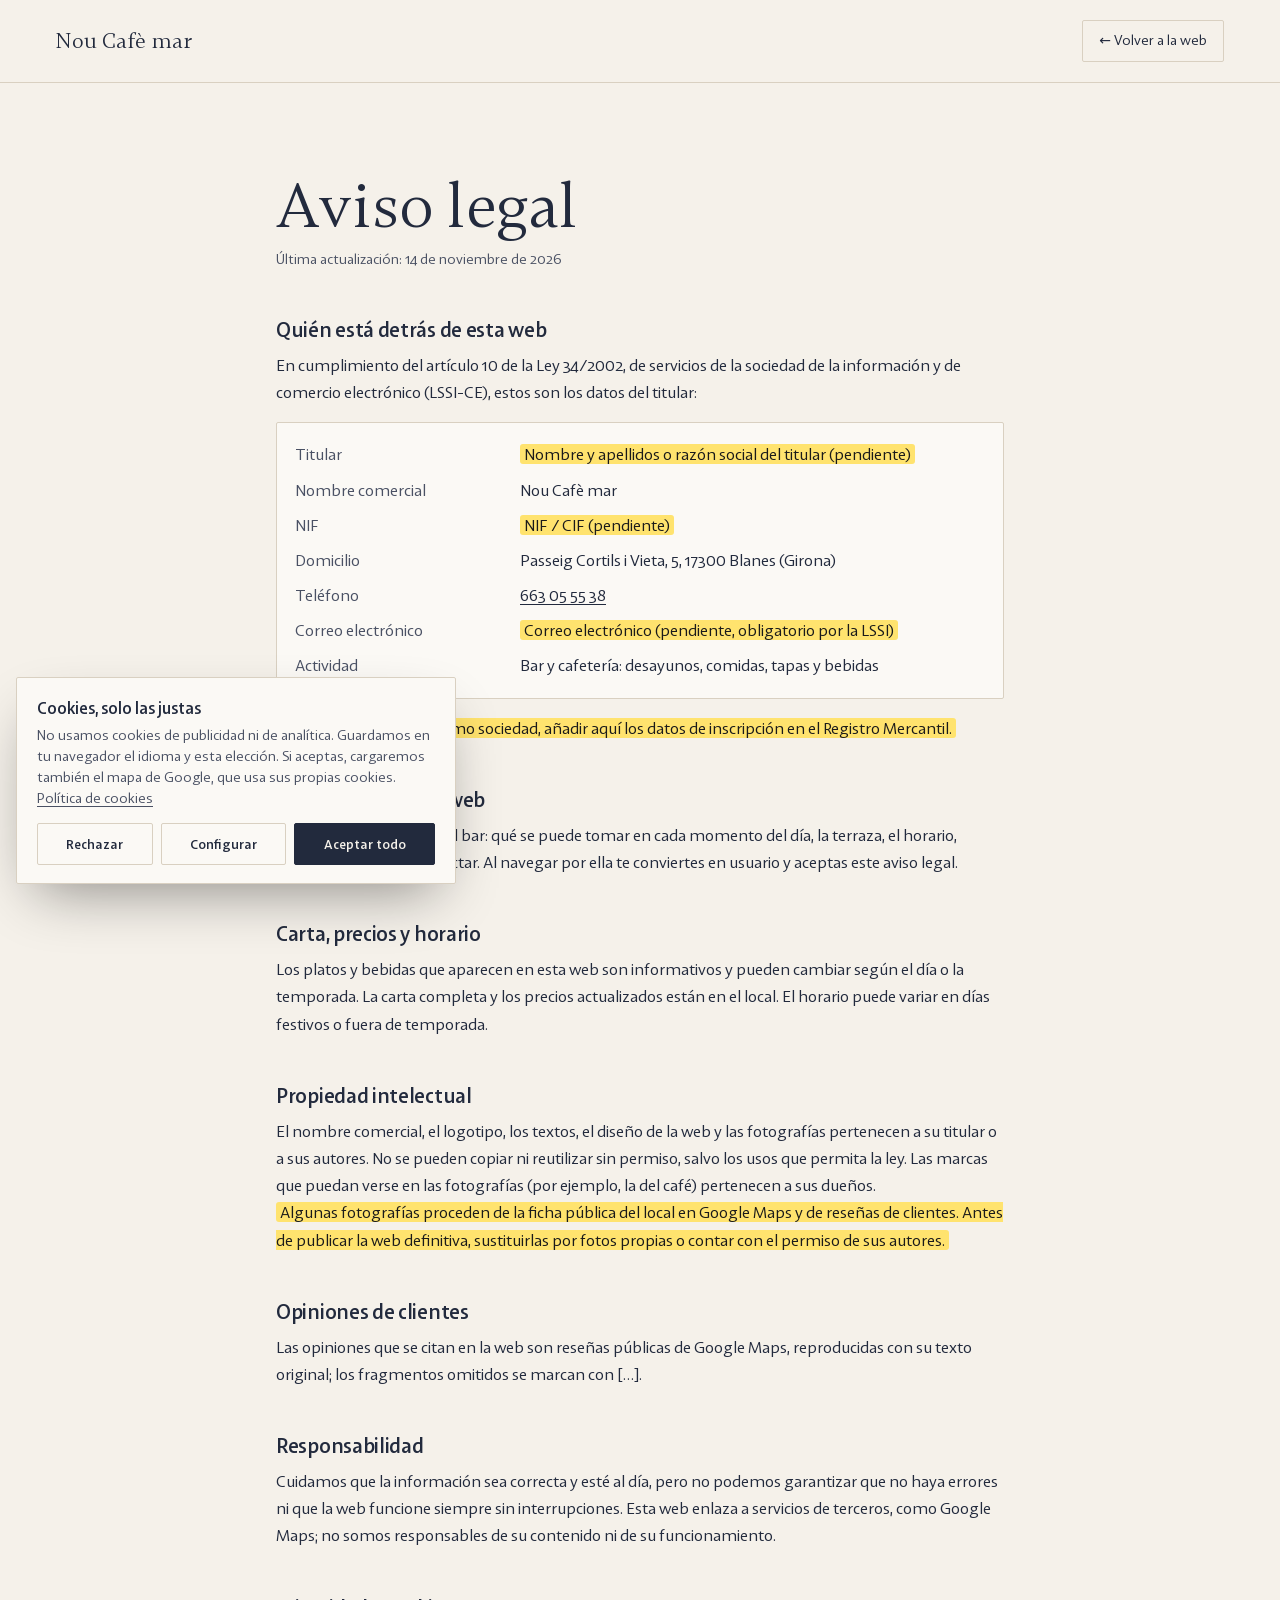
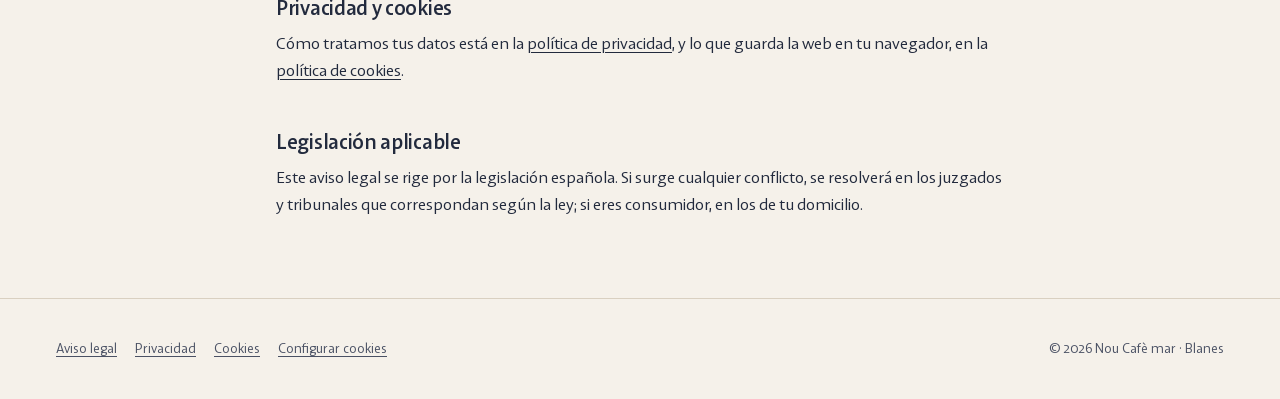
<file: aviso-legal.html>
<!doctype html>
<html lang="es">
<head>
<meta charset="utf-8">
<meta name="viewport" content="width=device-width, initial-scale=1, viewport-fit=cover">
<title>Aviso legal · Nou Cafè mar</title>
<meta name="robots" content="noindex, follow">
<meta name="theme-color" content="#f5f1ea">
<link rel="icon" href="favicon.svg" type="image/svg+xml">
<link rel="stylesheet" href="css/fonts.css?v=1">
<link rel="stylesheet" href="css/style.css?v=1">
<link rel="stylesheet" href="css/legal.css?v=1">
</head>
<body class="legal-page">
<header class="legal-top">
  <a class="legal-brand" href="./">Nou Cafè mar</a>
  <a class="legal-back" href="./">&larr; Volver a la web</a>
</header>
<main class="legal">
  <h1>Aviso legal</h1>
  <p class="upd">Última actualización: 14 de noviembre de 2026</p>

  <h2>Quién está detrás de esta web</h2>
  <p>En cumplimiento del artículo 10 de la Ley 34/2002, de servicios de la sociedad de la información y de comercio electrónico (LSSI-CE), estos son los datos del titular:</p>
  <dl>
    <dt>Titular</dt><dd><mark>Nombre y apellidos o razón social del titular (pendiente)</mark></dd>
    <dt>Nombre comercial</dt><dd>Nou Cafè mar</dd>
    <dt>NIF</dt><dd><mark>NIF / CIF (pendiente)</mark></dd>
    <dt>Domicilio</dt><dd>Passeig Cortils i Vieta, 5, 17300 Blanes (Girona)</dd>
    <dt>Teléfono</dt><dd><a href="tel:+34663055538">663 05 55 38</a></dd>
    <dt>Correo electrónico</dt><dd><mark>Correo electrónico (pendiente, obligatorio por la LSSI)</mark></dd>
    <dt>Actividad</dt><dd>Bar y cafetería: desayunos, comidas, tapas y bebidas</dd>
  </dl>
  <p><mark>Si la actividad se ejerce como sociedad, añadir aquí los datos de inscripción en el Registro Mercantil.</mark></p>

  <h2>Para qué sirve esta web</h2>
  <p>Esta web informa sobre el bar: qué se puede tomar en cada momento del día, la terraza, el horario, dónde está y cómo contactar. Al navegar por ella te conviertes en usuario y aceptas este aviso legal.</p>

  <h2>Carta, precios y horario</h2>
  <p>Los platos y bebidas que aparecen en esta web son informativos y pueden cambiar según el día o la temporada. La carta completa y los precios actualizados están en el local. El horario puede variar en días festivos o fuera de temporada.</p>

  <h2>Propiedad intelectual</h2>
  <p>El nombre comercial, el logotipo, los textos, el diseño de la web y las fotografías pertenecen a su titular o a sus autores. No se pueden copiar ni reutilizar sin permiso, salvo los usos que permita la ley. Las marcas que puedan verse en las fotografías (por ejemplo, la del café) pertenecen a sus dueños.</p>
  <p><mark>Algunas fotografías proceden de la ficha pública del local en Google Maps y de reseñas de clientes. Antes de publicar la web definitiva, sustituirlas por fotos propias o contar con el permiso de sus autores.</mark></p>

  <h2>Opiniones de clientes</h2>
  <p>Las opiniones que se citan en la web son reseñas públicas de Google Maps, reproducidas con su texto original; los fragmentos omitidos se marcan con […].</p>

  <h2>Responsabilidad</h2>
  <p>Cuidamos que la información sea correcta y esté al día, pero no podemos garantizar que no haya errores ni que la web funcione siempre sin interrupciones. Esta web enlaza a servicios de terceros, como Google Maps; no somos responsables de su contenido ni de su funcionamiento.</p>

  <h2>Privacidad y cookies</h2>
  <p>Cómo tratamos tus datos está en la <a href="privacidad.html">política de privacidad</a>, y lo que guarda la web en tu navegador, en la <a href="cookies.html">política de cookies</a>.</p>

  <h2>Legislación aplicable</h2>
  <p>Este aviso legal se rige por la legislación española. Si surge cualquier conflicto, se resolverá en los juzgados y tribunales que correspondan según la ley; si eres consumidor, en los de tu domicilio.</p>
</main>
<footer class="legal-foot">
  <nav class="legal-links" aria-label="Información legal">
    <a href="aviso-legal.html" aria-current="page">Aviso legal</a>
    <a href="privacidad.html">Privacidad</a>
    <a href="cookies.html">Cookies</a>
    <button type="button" data-cookies-open>Configurar cookies</button>
  </nav>
  <p>© 2026 Nou Cafè mar · Blanes</p>
</footer>
<script src="js/consent.js?v=1" data-site="nou-cafe-mar"></script>
</body>
</html>
</file>
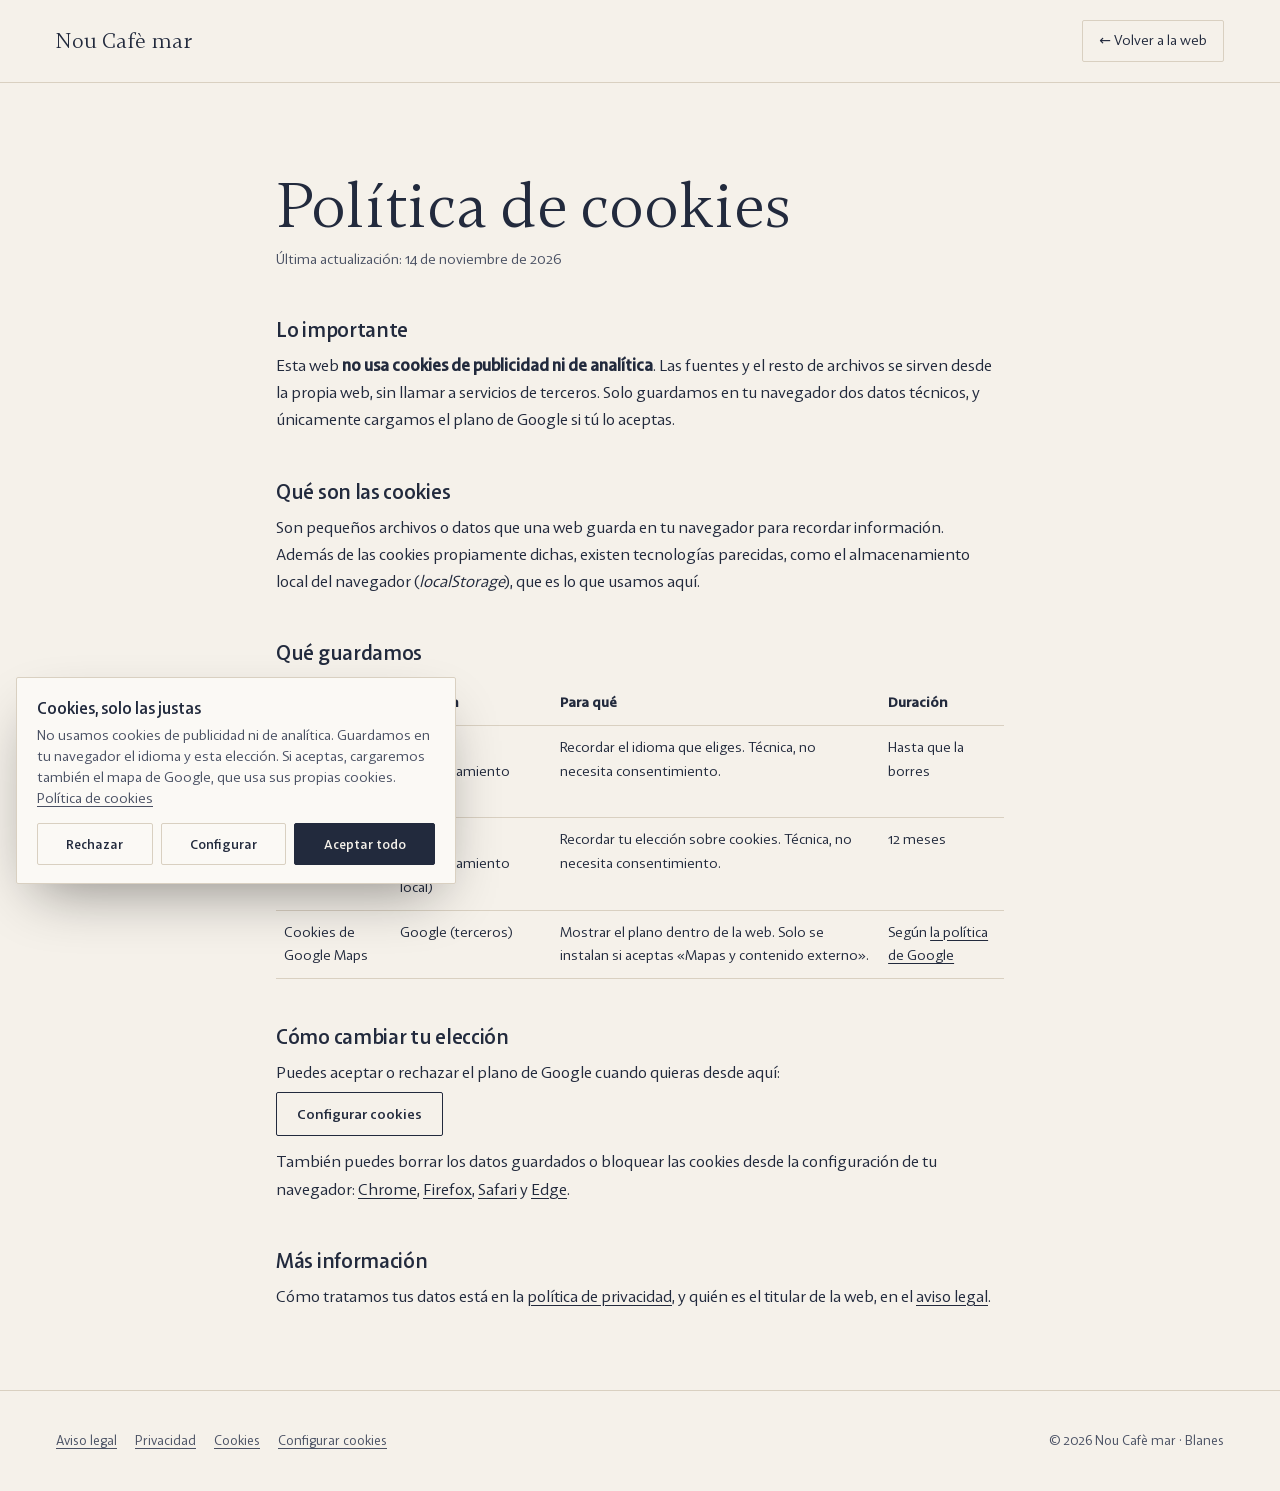
<file: cookies.html>
<!doctype html>
<html lang="es">
<head>
<meta charset="utf-8">
<meta name="viewport" content="width=device-width, initial-scale=1, viewport-fit=cover">
<title>Política de cookies · Nou Cafè mar</title>
<meta name="robots" content="noindex, follow">
<meta name="theme-color" content="#f5f1ea">
<link rel="icon" href="favicon.svg" type="image/svg+xml">
<link rel="stylesheet" href="css/fonts.css?v=1">
<link rel="stylesheet" href="css/style.css?v=1">
<link rel="stylesheet" href="css/legal.css?v=1">
</head>
<body class="legal-page">
<header class="legal-top">
  <a class="legal-brand" href="./">Nou Cafè mar</a>
  <a class="legal-back" href="./">&larr; Volver a la web</a>
</header>
<main class="legal">
  <h1>Política de cookies</h1>
  <p class="upd">Última actualización: 14 de noviembre de 2026</p>

  <h2>Lo importante</h2>
  <p>Esta web <strong>no usa cookies de publicidad ni de analítica</strong>. Las fuentes y el resto de archivos se sirven desde la propia web, sin llamar a servicios de terceros. Solo guardamos en tu navegador dos datos técnicos, y únicamente cargamos el plano de Google si tú lo aceptas.</p>

  <h2>Qué son las cookies</h2>
  <p>Son pequeños archivos o datos que una web guarda en tu navegador para recordar información. Además de las cookies propiamente dichas, existen tecnologías parecidas, como el almacenamiento local del navegador (<em>localStorage</em>), que es lo que usamos aquí.</p>

  <h2>Qué guardamos</h2>
  <table>
    <thead><tr><th>Nombre</th><th>De quién</th><th>Para qué</th><th>Duración</th></tr></thead>
    <tbody>
      <tr><td>nou-cafe-mar-lang</td><td>Propia (almacenamiento local)</td><td>Recordar el idioma que eliges. Técnica, no necesita consentimiento.</td><td>Hasta que la borres</td></tr>
      <tr><td>nou-cafe-mar-consent</td><td>Propia (almacenamiento local)</td><td>Recordar tu elección sobre cookies. Técnica, no necesita consentimiento.</td><td>12 meses</td></tr>
      <tr><td>Cookies de Google Maps</td><td>Google (terceros)</td><td>Mostrar el plano dentro de la web. Solo se instalan si aceptas «Mapas y contenido externo».</td><td>Según <a href="https://policies.google.com/technologies/cookies?hl=es" target="_blank" rel="noopener">la política de Google</a></td></tr>
    </tbody>
  </table>

  <h2>Cómo cambiar tu elección</h2>
  <p>Puedes aceptar o rechazar el plano de Google cuando quieras desde aquí:</p>
  <button type="button" class="legal-btn" data-cookies-open>Configurar cookies</button>
  <p>También puedes borrar los datos guardados o bloquear las cookies desde la configuración de tu navegador:
    <a href="https://support.google.com/chrome/answer/95647?hl=es" target="_blank" rel="noopener">Chrome</a>,
    <a href="https://support.mozilla.org/es/kb/Borrar%20cookies" target="_blank" rel="noopener">Firefox</a>,
    <a href="https://support.apple.com/es-es/guide/safari/sfri11471/mac" target="_blank" rel="noopener">Safari</a> y
    <a href="https://support.microsoft.com/es-es/microsoft-edge/eliminar-las-cookies-en-microsoft-edge-63947406-40ac-c3b8-57b9-2a946a29ae09" target="_blank" rel="noopener">Edge</a>.</p>

  <h2>Más información</h2>
  <p>Cómo tratamos tus datos está en la <a href="privacidad.html">política de privacidad</a>, y quién es el titular de la web, en el <a href="aviso-legal.html">aviso legal</a>.</p>
</main>
<footer class="legal-foot">
  <nav class="legal-links" aria-label="Información legal">
    <a href="aviso-legal.html">Aviso legal</a>
    <a href="privacidad.html">Privacidad</a>
    <a href="cookies.html" aria-current="page">Cookies</a>
    <button type="button" data-cookies-open>Configurar cookies</button>
  </nav>
  <p>© 2026 Nou Cafè mar · Blanes</p>
</footer>
<script src="js/consent.js?v=1" data-site="nou-cafe-mar"></script>
</body>
</html>
</file>
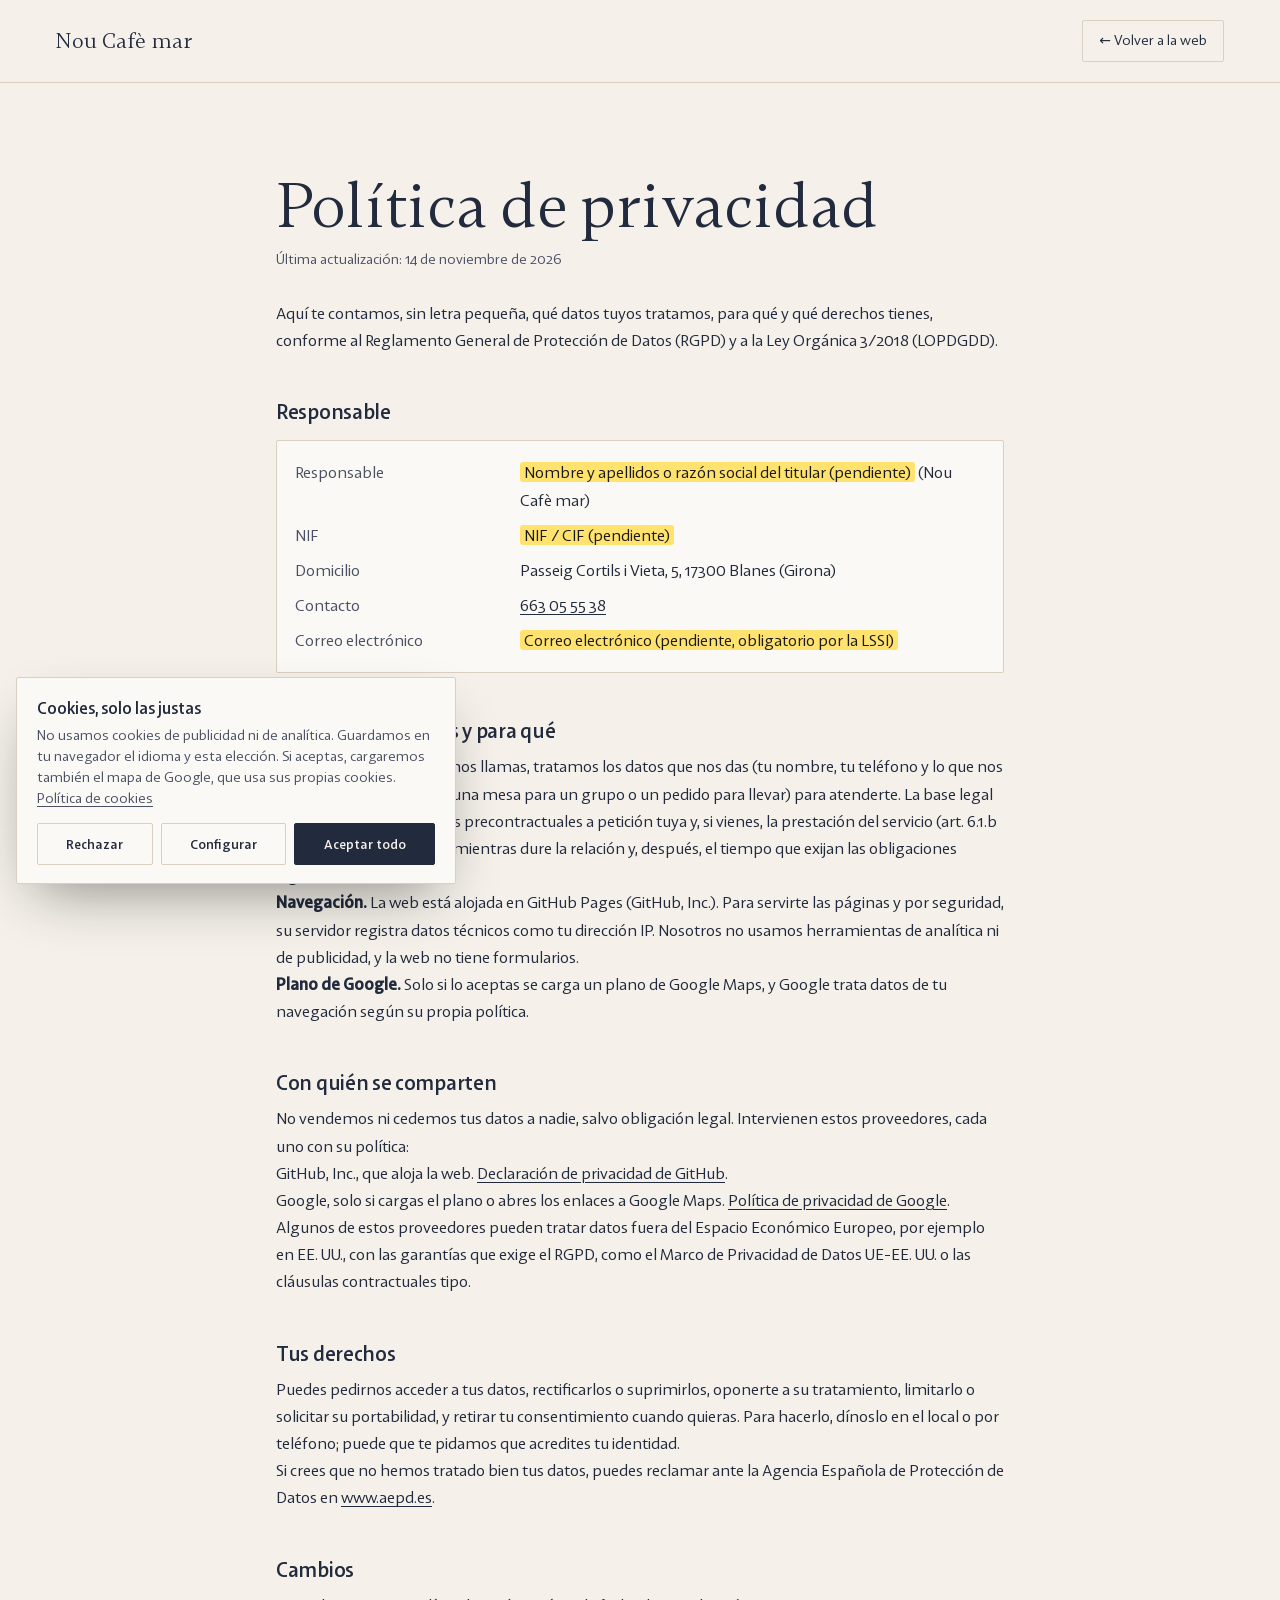
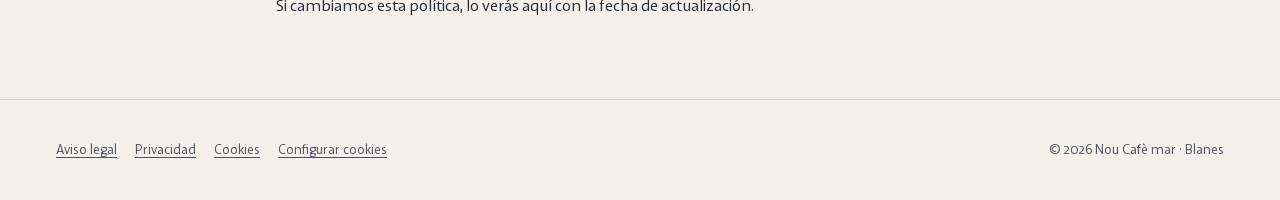
<file: privacidad.html>
<!doctype html>
<html lang="es">
<head>
<meta charset="utf-8">
<meta name="viewport" content="width=device-width, initial-scale=1, viewport-fit=cover">
<title>Política de privacidad · Nou Cafè mar</title>
<meta name="robots" content="noindex, follow">
<meta name="theme-color" content="#f5f1ea">
<link rel="icon" href="favicon.svg" type="image/svg+xml">
<link rel="stylesheet" href="css/fonts.css?v=1">
<link rel="stylesheet" href="css/style.css?v=1">
<link rel="stylesheet" href="css/legal.css?v=1">
</head>
<body class="legal-page">
<header class="legal-top">
  <a class="legal-brand" href="./">Nou Cafè mar</a>
  <a class="legal-back" href="./">&larr; Volver a la web</a>
</header>
<main class="legal">
  <h1>Política de privacidad</h1>
  <p class="upd">Última actualización: 14 de noviembre de 2026</p>
  <p>Aquí te contamos, sin letra pequeña, qué datos tuyos tratamos, para qué y qué derechos tienes, conforme al Reglamento General de Protección de Datos (RGPD) y a la Ley Orgánica 3/2018 (LOPDGDD).</p>

  <h2>Responsable</h2>
  <dl>
    <dt>Responsable</dt><dd><mark>Nombre y apellidos o razón social del titular (pendiente)</mark> (Nou Cafè mar)</dd>
    <dt>NIF</dt><dd><mark>NIF / CIF (pendiente)</mark></dd>
    <dt>Domicilio</dt><dd>Passeig Cortils i Vieta, 5, 17300 Blanes (Girona)</dd>
    <dt>Contacto</dt><dd><a href="tel:+34663055538">663 05 55 38</a></dd>
    <dt>Correo electrónico</dt><dd><mark>Correo electrónico (pendiente, obligatorio por la LSSI)</mark></dd>
  </dl>

  <h2>Qué datos tratamos y para qué</h2>
  <p><strong>Llamadas y consultas.</strong> Si nos llamas, tratamos los datos que nos das (tu nombre, tu teléfono y lo que nos preguntes o pidas, como una mesa para un grupo o un pedido para llevar) para atenderte. La base legal es la aplicación de medidas precontractuales a petición tuya y, si vienes, la prestación del servicio (art. 6.1.b RGPD). Los conservamos mientras dure la relación y, después, el tiempo que exijan las obligaciones legales.</p>
  <p><strong>Navegación.</strong> La web está alojada en GitHub Pages (GitHub, Inc.). Para servirte las páginas y por seguridad, su servidor registra datos técnicos como tu dirección IP. Nosotros no usamos herramientas de analítica ni de publicidad, y la web no tiene formularios.</p>
  <p><strong>Plano de Google.</strong> Solo si lo aceptas se carga un plano de Google Maps, y Google trata datos de tu navegación según su propia política.</p>

  <h2>Con quién se comparten</h2>
  <p>No vendemos ni cedemos tus datos a nadie, salvo obligación legal. Intervienen estos proveedores, cada uno con su política:</p>
  <ul>
    <li>GitHub, Inc., que aloja la web. <a href="https://docs.github.com/es/site-policy/privacy-policies/github-general-privacy-statement" target="_blank" rel="noopener">Declaración de privacidad de GitHub</a>.</li>
    <li>Google, solo si cargas el plano o abres los enlaces a Google Maps. <a href="https://policies.google.com/privacy?hl=es" target="_blank" rel="noopener">Política de privacidad de Google</a>.</li>
  </ul>
  <p>Algunos de estos proveedores pueden tratar datos fuera del Espacio Económico Europeo, por ejemplo en EE. UU., con las garantías que exige el RGPD, como el Marco de Privacidad de Datos UE-EE. UU. o las cláusulas contractuales tipo.</p>

  <h2>Tus derechos</h2>
  <p>Puedes pedirnos acceder a tus datos, rectificarlos o suprimirlos, oponerte a su tratamiento, limitarlo o solicitar su portabilidad, y retirar tu consentimiento cuando quieras. Para hacerlo, dínoslo en el local o por teléfono; puede que te pidamos que acredites tu identidad.</p>
  <p>Si crees que no hemos tratado bien tus datos, puedes reclamar ante la Agencia Española de Protección de Datos en <a href="https://www.aepd.es/" target="_blank" rel="noopener">www.aepd.es</a>.</p>

  <h2>Cambios</h2>
  <p>Si cambiamos esta política, lo verás aquí con la fecha de actualización.</p>
</main>
<footer class="legal-foot">
  <nav class="legal-links" aria-label="Información legal">
    <a href="aviso-legal.html">Aviso legal</a>
    <a href="privacidad.html" aria-current="page">Privacidad</a>
    <a href="cookies.html">Cookies</a>
    <button type="button" data-cookies-open>Configurar cookies</button>
  </nav>
  <p>© 2026 Nou Cafè mar · Blanes</p>
</footer>
<script src="js/consent.js?v=1" data-site="nou-cafe-mar"></script>
</body>
</html>
</file>
<file: css/fonts.css>
/* Gambetta + Plein (Fontshare, ITF Free Font License), alojadas en la propia web: sin llamadas externas */
@font-face {
  font-family: 'Gambetta';
  src: url('../assets/fonts/gambetta-400-normal.woff2') format('woff2');
  font-weight: 400;
  font-style: normal;
  font-display: swap;
}
@font-face {
  font-family: 'Gambetta';
  src: url('../assets/fonts/gambetta-400-italic.woff2') format('woff2');
  font-weight: 400;
  font-style: italic;
  font-display: swap;
}
@font-face {
  font-family: 'Gambetta';
  src: url('../assets/fonts/gambetta-500-normal.woff2') format('woff2');
  font-weight: 500;
  font-style: normal;
  font-display: swap;
}
@font-face {
  font-family: 'Plein';
  src: url('../assets/fonts/plein-400-normal.woff2') format('woff2');
  font-weight: 400;
  font-style: normal;
  font-display: swap;
}
@font-face {
  font-family: 'Plein';
  src: url('../assets/fonts/plein-500-normal.woff2') format('woff2');
  font-weight: 500;
  font-style: normal;
  font-display: swap;
}
</file>
<file: css/legal.css>
/* Aviso de cookies, panel, plano con consentimiento y páginas legales de Nou Cafè mar.
   Mapea las variables comunes del lote a los colores y letras de esta web. */
:root { --c-bg: var(--lona); --c-card: var(--paper); --c-ink: var(--tinta); --c-line: var(--linia); --c-mute: var(--tinta-2); --c-acc: var(--tinta); --c-acc-ink: var(--lona); }


/* ---------- aviso de cookies ---------- */
.ck { position: fixed; z-index: 9000; left: 16px; bottom: 16px; width: min(440px, calc(100vw - 32px)); padding: 20px 20px 18px; background: var(--c-card); color: var(--c-ink); border: 1px solid var(--c-line); border-radius: var(--r, 14px); box-shadow: 0 24px 60px -20px rgba(0,0,0,.45); font: 400 14px/1.5 var(--f-b); opacity: 0; translate: 0 24px; transition: opacity .45s cubic-bezier(.2,.8,.2,1), translate .55s cubic-bezier(.2,.8,.2,1); pointer-events: none; }
.ck.show { opacity: 1; translate: 0 0; pointer-events: auto; }
.ck-h { margin: 0 0 6px; font: 500 16px/1.3 var(--f-b); }
.ck-p { margin: 0 0 14px; color: var(--c-mute); }
.ck-p a, .ck-more a { color: inherit; text-decoration: underline; text-underline-offset: 3px; }
.ck-btns { display: flex; flex-wrap: wrap; gap: 8px; }
.ck-b { flex: 1 1 auto; min-height: 42px; padding: 0 14px; border: 1px solid var(--c-line); border-radius: var(--r); background: transparent; color: var(--c-ink); font: 500 13px/1 var(--f-b); }
.ck-b.ck-main { background: var(--c-acc); border-color: var(--c-acc); color: var(--c-acc-ink); }
.ck-b:focus-visible, .ck-x:focus-visible, .cc-map-btn:focus-visible { outline: 2px solid var(--c-acc); outline-offset: 2px; }
@media (hover: hover) and (pointer: fine) { .ck-b { transition: background .25s, border-color .25s; } .ck-b:hover { border-color: var(--c-ink); } .ck-b.ck-main:hover { filter: brightness(1.08); } }

.ck-dlg { width: min(520px, calc(100vw - 32px)); padding: 0; border: 1px solid var(--c-line); border-radius: var(--r, 14px); background: var(--c-card); color: var(--c-ink); font: 400 14px/1.5 var(--f-b); }
.ck-dlg::backdrop { background: rgba(0,0,0,.55); }
.ck-in { padding: 22px; display: grid; gap: 14px; }
.ck-top { display: flex; align-items: center; justify-content: space-between; gap: 12px; }
.ck-ph { margin: 0; font: 500 18px/1.2 var(--f-b); }
.ck-x { width: 40px; height: 40px; border: 1px solid var(--c-line); border-radius: 50%; background: none; color: inherit; font-size: 22px; line-height: 1; }
.ck-row { display: flex; gap: 16px; align-items: center; justify-content: space-between; padding: 14px 0; border-top: 1px solid var(--c-line); }
.ck-row b { display: block; margin-bottom: 2px; }
.ck-row p { margin: 0; color: var(--c-mute); font-size: 13px; }
.ck-fixed { flex: none; font-size: 12px; color: var(--c-mute); }
.ck-sw { position: relative; flex: none; width: 46px; height: 26px; }
.ck-sw input { position: absolute; inset: 0; opacity: 0; margin: 0; }
.ck-sw i { position: absolute; inset: 0; border-radius: 99px; background: var(--c-line); transition: background .25s; }
.ck-sw i::after { content: ""; position: absolute; top: 3px; left: 3px; width: 20px; height: 20px; border-radius: 50%; background: var(--c-card); box-shadow: 0 1px 3px rgba(0,0,0,.3); transition: translate .25s cubic-bezier(.3,.7,.2,1); }
.ck-sw input:checked + i { background: var(--c-acc); }
.ck-sw input:checked + i::after { translate: 20px 0; }
.ck-sw input:focus-visible + i { outline: 2px solid var(--c-acc); outline-offset: 2px; }
.ck-more { margin: 0; font-size: 13px; color: var(--c-mute); }

/* ---------- mapa con consentimiento ---------- */
.cc-map { position: relative; overflow: hidden; border-radius: var(--r, 14px); background: var(--c-card); border: 1px solid var(--c-line); min-height: 280px; }
.cc-map iframe { position: absolute; inset: 0; width: 100%; height: 100%; border: 0; }
.cc-map-ph { position: absolute; inset: 0; display: grid; place-content: center; gap: 14px; padding: 24px; text-align: center; color: var(--c-mute); font: 400 14px/1.5 var(--f-b); }
.cc-map-ph p { margin: 0; max-width: 32ch; }
.cc-map-btn { justify-self: center; min-height: 42px; padding: 0 20px; border-radius: var(--r); border: 1px solid var(--c-ink); background: none; color: var(--c-ink); font: 500 13px/1 var(--f-b); }

/* ---------- páginas legales ---------- */
.legal-page { background: var(--c-bg); color: var(--c-ink); font: 400 16px/1.7 var(--f-b); margin: 0; }
.legal-top { display: flex; align-items: center; justify-content: space-between; gap: 16px; padding: 20px clamp(16px, 5vw, 56px); border-bottom: 1px solid var(--c-line); }
.legal-brand { font: 400 22px/1 var(--f-d); color: inherit; text-decoration: none; }
.legal-back { display: inline-flex; align-items: center; gap: 8px; min-height: 42px; padding: 0 16px; border: 1px solid var(--c-line); border-radius: var(--r); color: inherit; text-decoration: none; font-size: 14px; }
.legal { max-width: 760px; margin: 0 auto; padding: clamp(40px, 8vw, 90px) 16px 80px; }
.legal h1 { margin: 0 0 8px; font: 400 clamp(36px, 7vw, 64px)/1.05 var(--f-d); }
.legal h2 { margin: 44px 0 10px; font: 500 20px/1.3 var(--f-b); }
.legal .upd { color: var(--c-mute); font-size: 14px; margin: 0 0 28px; }
.legal a { color: inherit; text-underline-offset: 3px; }
.legal dl { display: grid; grid-template-columns: minmax(120px, 30%) 1fr; gap: 8px 18px; margin: 16px 0; padding: 18px; border: 1px solid var(--c-line); border-radius: var(--r, 14px); background: var(--c-card); }
.legal dt { color: var(--c-mute); }
.legal dd { margin: 0; }
.legal mark { background: #ffe36e; color: #1a1a1a; padding: 0 4px; border-radius: 3px; }
.legal table { width: 100%; border-collapse: collapse; margin: 16px 0; font-size: 14px; }
.legal th, .legal td { text-align: left; vertical-align: top; padding: 10px 8px; border-bottom: 1px solid var(--c-line); }
.legal-btn { display: inline-flex; align-items: center; min-height: 44px; padding: 0 20px; border-radius: var(--r); border: 1px solid var(--c-ink); background: none; color: var(--c-ink); font: 500 14px/1 var(--f-b); margin: 6px 0 12px; }
.legal-foot { padding: 28px clamp(16px, 5vw, 56px); border-top: 1px solid var(--c-line); display: flex; flex-wrap: wrap; gap: 12px 24px; align-items: center; justify-content: space-between; font-size: 13px; color: var(--c-mute); }
.legal-links { display: flex; flex-wrap: wrap; gap: 6px 18px; }
.legal-links a, .legal-links button { color: inherit; background: none; border: 0; padding: 0; font: inherit; text-decoration: underline; text-underline-offset: 3px; }
@media (max-width: 560px) { .legal dl { grid-template-columns: 1fr; gap: 2px; } .legal dd { margin-bottom: 10px; } .legal table { display: block; overflow-x: auto; } }
</file>
<file: css/style.css>
/* Nou Cafè mar · Blanes
   Lona de toldo + tinta azul marino del vinilo del logo. Los cuatro colores de tiza de su pizarra
   (esmorzars, dinars, berenars, sopars) solo marcan los momentos del día. Todo se ordena sobre un eje
   central que continúa el cordón de la lámpara de la portada. */

:root {
  --lona: #f5f1ea;
  --lona-2: #ece5d8;
  --paper: #fbf9f5;
  --tinta: #222a3d;
  --tinta-2: #4a5164;
  --linia: #d9d0c1;
  --linia-2: #c4b9a6;
  --nit: #1c2337;
  --nit-2: #283149;
  --nit-ink: #f2ece2;
  --nit-mute: #b9bfcd;
  --nit-line: rgba(242, 236, 226, .16);
  --esm: #d8792c;
  --din: #5d8d44;
  --ber: #cd5446;
  --sop: #8aaed2;

  --f-d: 'Gambetta', 'Iowan Old Style', 'Palatino Linotype', Georgia, serif;
  --f-b: 'Plein', 'Segoe UI', system-ui, -apple-system, sans-serif;

  --e-out: cubic-bezier(.23, 1, .32, 1);
  --e-io: cubic-bezier(.77, 0, .175, 1);
  --e-toldo: cubic-bezier(.32, .72, 0, 1);

  --gut: clamp(16px, 4.6vw, 64px);
  --top: 36px;
  --hdr: 84px;
  --r: 2px;
}

/* ---------- base ---------- */
*, *::before, *::after { box-sizing: border-box; }
html { -webkit-text-size-adjust: 100%; text-size-adjust: 100%; overflow-x: clip; scroll-padding-top: calc(var(--hdr) + 12px); }
body {
  margin: 0;
  background: var(--lona);
  color: var(--tinta);
  font: 400 17px/1.6 var(--f-b);
  font-kerning: normal;
  -webkit-font-smoothing: antialiased;
  overflow-x: clip;
}
img, svg { display: block; max-width: 100%; }
img { height: auto; }
svg { flex-shrink: 0; }
a { color: inherit; }
button { font: inherit; color: inherit; }
h1, h2, h3, p, ul, ol, dl, dd, figure, blockquote { margin: 0; }
ul, ol { padding: 0; list-style: none; }
[hidden] { display: none !important; }
::selection { background: var(--tinta); color: var(--lona); }
:focus-visible { outline: 2px solid var(--tinta); outline-offset: 3px; border-radius: var(--r); }
html { scrollbar-color: var(--linia-2) var(--lona); }

.wrap { width: min(100% - 2 * var(--gut), 1200px); margin-inline: auto; }
.sprite { position: absolute; width: 0; height: 0; overflow: hidden; }
.nw { white-space: nowrap; }

.skip {
  position: absolute; left: 12px; top: -80px; z-index: 300;
  padding: 12px 18px; background: var(--lona); color: var(--tinta);
  box-shadow: 0 10px 30px -8px rgba(0, 0, 0, .45);
  font-weight: 500; text-decoration: none; border-radius: var(--r);
  transition: top .2s var(--e-out);
}
.skip:focus { top: 12px; }

.ico { width: 18px; height: 18px; fill: none; stroke: currentColor; stroke-width: 1.6; stroke-linecap: round; stroke-linejoin: round; }

h2 {
  font: 400 clamp(32px, 3.6vw, 52px)/1.06 var(--f-d);
  letter-spacing: -.015em;
  text-wrap: balance;
}

/* enlaces de texto: el subrayado se dibuja */
.link {
  text-decoration: none;
  background: linear-gradient(currentColor, currentColor) 0 100% / 100% 1px no-repeat;
  padding-bottom: 2px;
  transition: background-size .35s var(--e-out);
}
@media (hover: hover) and (pointer: fine) {
  .link:hover { background-size: 0 1px; background-position: 100% 100%; }
}

/* ---------- botones ---------- */
.btn {
  display: inline-flex; align-items: center; justify-content: center; gap: 10px;
  min-height: 50px; padding: 0 24px;
  border: 1.5px solid var(--tinta); border-radius: var(--r);
  font: 500 16px/1 var(--f-b); letter-spacing: .01em;
  text-decoration: none; white-space: nowrap; cursor: pointer;
  transition: background-color .25s var(--e-out), color .25s var(--e-out), border-color .25s var(--e-out), transform .16s var(--e-out);
}
.btn:active { transform: scale(.97); }
.btn-solid { background: var(--tinta); color: var(--lona); }
.btn-line { background: transparent; color: var(--tinta); }
.btn-sm { min-height: 44px; padding: 0 16px; font-size: 15px; }
.btn .ico-arrow { width: 18px; height: 18px; transition: translate .3s var(--e-out); }
@media (hover: hover) and (pointer: fine) {
  .btn-solid:hover { background: #2f3a55; border-color: #2f3a55; }
  .btn-line:hover { background: var(--tinta); color: var(--lona); }
  .btn:hover .ico-arrow { translate: 3px 0; }
}

/* ---------- barra superior ---------- */
.topbar { background: var(--nit); color: var(--nit-ink); font-size: 14px; }
.topbar-in { display: grid; grid-template-columns: 1fr auto 1fr; align-items: center; min-height: var(--top); gap: 16px; }
.estado { display: flex; align-items: center; gap: 9px; margin: 0; }
.estado-dot { width: 8px; height: 8px; border-radius: 50%; background: var(--nit-mute); flex: none; }
[data-open="1"] .estado-dot { background: #7ccf8c; box-shadow: 0 0 0 3px rgba(124, 207, 140, .18); }
[data-open="0"] .estado-dot { background: #e0a183; }
.topbar-dir { color: inherit; text-decoration: none; letter-spacing: .02em; }
@media (hover: hover) and (pointer: fine) { .topbar-dir:hover { text-decoration: underline; text-underline-offset: 3px; } }
.langs { display: flex; justify-content: flex-end; gap: 2px; }
.langs button {
  min-width: 40px; min-height: 36px; padding: 0 8px;
  background: none; border: 0; border-radius: var(--r);
  color: var(--nit-mute); font: 500 13px/1 var(--f-b); letter-spacing: .08em; cursor: pointer;
  transition: color .2s var(--e-out);
}
.langs button[aria-pressed="true"] { color: var(--nit-ink); text-decoration: underline; text-underline-offset: 5px; text-decoration-thickness: 1px; }
.topbar .langs button:focus-visible { outline-color: var(--nit-ink); }
@media (hover: hover) and (pointer: fine) { .langs button:hover { color: var(--nit-ink); } }

/* ---------- cabecera ---------- */
.hdr {
  position: sticky; top: 0; z-index: 100;
  background: var(--lona);
  border-bottom: 1px solid transparent;
  transition: border-color .3s var(--e-out), box-shadow .3s var(--e-out);
}
.hdr.is-stuck { border-bottom-color: var(--linia); box-shadow: 0 10px 30px -24px rgba(34, 42, 61, .45); }
.hdr-in { display: grid; grid-template-columns: 1fr auto 1fr; align-items: center; height: var(--hdr); gap: 24px; }
.hdr-nav { display: flex; align-items: center; gap: clamp(18px, 2.2vw, 34px); font-size: 16px; }
.hdr-nav--r { justify-content: flex-end; }
.hdr-nav a:not(.btn) {
  position: relative; text-decoration: none; padding: 10px 0;
}
.hdr-nav a:not(.btn)::after {
  content: ""; position: absolute; left: 0; right: 0; bottom: 4px; height: 1px; background: currentColor;
  transform: scaleX(0); transform-origin: right; transition: transform .35s var(--e-out);
}
.hdr-nav a[aria-current="true"]::after { transform: scaleX(1); }
@media (hover: hover) and (pointer: fine) {
  .hdr-nav a:not(.btn):hover::after { transform: scaleX(1); transform-origin: left; }
}
.brand { display: block; color: var(--tinta); padding: 6px 8px; }
.brand svg { width: auto; height: 60px; fill: currentColor; }
.menu-btn, .hdr-call { display: none; }

/* ---------- menú (móvil y tableta) ---------- */
.menu-btn {
  width: 48px; height: 48px; padding: 0; margin-left: -12px;
  background: none; border: 0; cursor: pointer; position: relative;
}
.menu-btn span { position: absolute; left: 13px; right: 13px; height: 1.5px; background: var(--tinta); transition: transform .3s var(--e-out), top .3s var(--e-out); }
.menu-btn span:nth-child(1) { top: 19px; }
.menu-btn span:nth-child(2) { top: 28px; }
.menu-btn[aria-expanded="true"] span:nth-child(1) { top: 23.5px; transform: rotate(45deg); }
.menu-btn[aria-expanded="true"] span:nth-child(2) { top: 23.5px; transform: rotate(-45deg); }
.hdr-call {
  width: 48px; height: 48px; margin-right: -10px; justify-self: end;
  align-items: center; justify-content: center; color: var(--tinta);
}
.hdr-call .ico { width: 22px; height: 22px; }

.menu {
  position: fixed; inset: var(--hdr) 0 0 0; z-index: 90;
  display: flex; flex-direction: column; gap: 28px;
  padding: 32px var(--gut) calc(32px + env(safe-area-inset-bottom));
  background: var(--lona); overflow-y: auto;
  opacity: 0; transform: translateY(-8px);
  transition: opacity .28s var(--e-out), transform .28s var(--e-out);
}
.menu.is-open { opacity: 1; transform: none; }
.menu-nav { display: flex; flex-direction: column; }
.menu-nav a {
  padding: 10px 0; border-bottom: 1px solid var(--linia);
  font: 400 clamp(30px, 8vw, 40px)/1.15 var(--f-d); text-decoration: none;
}
.menu-cta { display: grid; grid-template-columns: 1fr 1fr; gap: 10px; }
.menu-info { color: var(--tinta-2); font-size: 15px; line-height: 1.7; }
.langs--menu { justify-content: flex-start; flex-wrap: wrap; gap: 6px; }
.langs--menu button { color: var(--tinta-2); min-height: 44px; padding: 0 12px; letter-spacing: .02em; font-size: 15px; border: 1px solid var(--linia); }
.langs--menu button[aria-pressed="true"] { color: var(--tinta); border-color: var(--tinta); text-decoration: none; }
html.menu-open { overflow: hidden; }

/* ---------- portada ---------- */
.hero {
  display: grid;
  grid-template-rows: minmax(0, 1fr) auto;
  min-height: calc(100svh - var(--top) - var(--hdr));
}
.hero-foto { position: relative; overflow: hidden; min-height: 300px; background: var(--lona-2); }
.hero-foto img { position: absolute; inset: 0; width: 100%; height: 100%; object-fit: cover; object-position: 50% 42%; }
.hero-text {
  position: relative;
  display: grid; grid-template-columns: minmax(0, 1fr) minmax(0, 1fr);
  column-gap: clamp(40px, 5vw, 80px);
  align-items: start;
  padding: clamp(26px, 4.4vh, 46px) 0 clamp(30px, 5.4vh, 56px);
}
/* el eje: el cordón de la lámpara sigue bajando entre el título y el texto */
.hero-text::before {
  content: ""; position: absolute; left: 50%; top: 0; bottom: 0; width: 1px;
  background: var(--tinta); opacity: .55; transform-origin: top;
}
.hero-h1 {
  justify-self: end; text-align: right;
  font: 400 clamp(44px, 4.6vw, 70px)/1.0 var(--f-d);
  letter-spacing: -.022em;
}
.hero-side { justify-self: start; max-width: 520px; }
.lead { color: var(--tinta-2); font-size: clamp(17px, 1.3vw, 19px); line-height: 1.55; text-wrap: pretty; }
.hero-cta { display: flex; flex-wrap: wrap; gap: 12px; margin-top: 22px; }

/* ---------- el día ---------- */
.dia { padding-top: clamp(72px, 11vw, 140px); }
.dia-head { text-align: center; max-width: 820px; }
.dia-head p { margin: 20px auto 0; max-width: 62ch; color: var(--tinta-2); text-wrap: pretty; }
.dia-head i { font-family: var(--f-d); font-size: 1.12em; color: var(--tinta); }

.dia-track { margin-top: clamp(40px, 6vw, 72px); }
.moment { display: grid; gap: 22px; }
.moment + .moment { margin-top: 64px; }
.m-foto { overflow: hidden; background: var(--lona-2); aspect-ratio: 4 / 5; }
.m-foto img { width: 100%; height: 100%; object-fit: cover; }
.m-text h3 {
  display: flex; align-items: center; flex-wrap: wrap; gap: 12px;
  font: 400 clamp(36px, 3.4vw, 52px)/1.05 var(--f-d); letter-spacing: -.015em;
}
.m-dot { width: 14px; height: 14px; border-radius: 50%; background: var(--c); flex: none; }
.m-ara {
  font: 500 12px/1 var(--f-b); letter-spacing: .1em; text-transform: uppercase;
  padding: 7px 10px 6px; border-radius: 99px; background: var(--tinta); color: var(--lona);
}
.m-text p { margin-top: 16px; color: var(--tinta-2); max-width: 46ch; text-wrap: pretty; }
.rows { margin-top: 22px; max-width: 460px; }
.rows li {
  display: flex; align-items: center; gap: 14px;
  min-height: 48px; padding: 10px 0;
  border-bottom: 1px solid var(--linia);
  font-size: 17px; font-weight: 500;
}
.rows li::before { content: ""; width: 6px; height: 6px; border-radius: 50%; background: var(--c); flex: none; }
.dia-line { display: none; }

/* Escritorio con JS: la sección se queda fija y el día pasa con el scroll.
   Sin JS (o con poca altura) se queda en dos columnas, sin fijar: ver "tableta". */
@media (min-width: 1024px) and (min-height: 660px) {
  .js .dia-track { --n: 4; height: calc(var(--n) * 92svh); position: relative; width: auto; max-width: none; }
  .js .dia-stage { position: sticky; top: var(--hdr); height: calc(100svh - var(--hdr)); }
  .js .dia-track .dia-grid {
    width: min(100% - 2 * var(--gut), 1200px);
    height: 100%;
    display: grid;
    grid-template-columns: minmax(0, 1fr) 1px minmax(0, 1fr);
    grid-template-rows: minmax(0, 1fr) auto;
    column-gap: clamp(40px, 5vw, 80px);
    padding: clamp(20px, 3.4vh, 40px) 0 clamp(18px, 3vh, 32px);
  }
  .js .dia-track .dia-grid::before { content: ""; grid-column: 2; grid-row: 1; background: var(--tinta); opacity: .55; }
  .js .moment { display: contents; }
  .js .moment + .moment { margin-top: 0; }
  .js .m-foto {
    grid-column: 1; grid-row: 1; justify-self: end; align-self: center; order: 0;
    height: min(100%, 680px); width: auto; max-width: 100%;
    clip-path: inset(0 0 100% 0);
    transition: clip-path .9s var(--e-toldo);
    z-index: 0;
  }
  .js .m-foto img { transform: scale(1.04); transition: transform 1.6s var(--e-out); }
  .js .moment.is-on .m-foto { clip-path: inset(0 0 0 0); z-index: 1; }
  .js .moment.is-on .m-foto img { transform: none; }
  .js .moment.was-on .m-foto { clip-path: inset(0 0 0 0); transition: none; z-index: 0; }
  /* los cuatro textos siguen en el árbol de accesibilidad; solo se ve el del momento activo */
  .js .m-text {
    grid-column: 3; grid-row: 1; align-self: center; max-width: 500px; order: 0;
    opacity: 0; transform: translateY(14px); pointer-events: none;
    transition: opacity .25s var(--e-out), transform .25s var(--e-out);
  }
  .js .moment.is-on .m-text {
    opacity: 1; transform: none; pointer-events: auto;
    transition: opacity .55s var(--e-out) .18s, transform .7s var(--e-out) .18s;
  }

  .js .dia-line {
    grid-column: 1 / -1; grid-row: 2;
    display: grid; grid-template-columns: auto minmax(0, 1fr) auto; align-items: start; gap: 18px;
    margin-top: clamp(16px, 2.6vh, 28px);
  }
  .dl-h { font: 400 20px/1 var(--f-d); padding-top: 2px; font-variant-numeric: lining-nums tabular-nums; }
  .dl-bar { position: relative; padding-top: 10px; }
  .dl-base, .dl-fill { position: absolute; left: 0; right: 0; top: 10px; height: 3px; border-radius: 2px; }
  .dl-base { background: var(--linia); }
  .dl-fill {
    background: linear-gradient(90deg, var(--esm) 0 26.67%, var(--din) 26.67% 53.33%, var(--ber) 53.33% 76.67%, var(--sop) 76.67% 100%);
    clip-path: inset(0 calc((1 - var(--p, 0)) * 100%) 0 0);
  }
  .dl-btns { position: relative; display: grid; grid-template-columns: 26.67fr 26.67fr 23.33fr 23.33fr; margin-top: 3px; }
  .dl-btns li { position: relative; }
  .dl-btns li::before {
    content: ""; position: absolute; left: 0; top: -7px; width: 1px; height: 11px; background: var(--linia-2);
  }
  .dl-btns li:first-child::before { display: none; }
  .dl-btns button {
    display: flex; align-items: center; gap: 9px; width: 100%;
    min-height: 44px; padding: 8px 10px 6px; margin-top: 4px;
    background: none; border: 0; text-align: left; cursor: pointer;
    color: var(--tinta-2); font: 500 15px/1.2 var(--f-b);
    transition: color .25s var(--e-out);
  }
  .dl-btns button::before { content: ""; width: 9px; height: 9px; border-radius: 50%; border: 1.5px solid var(--c); flex: none; transition: background-color .25s var(--e-out); }
  .dl-btns button[aria-current="step"] { color: var(--tinta); }
  .dl-btns button[aria-current="step"]::before { background: var(--c); }
  @media (hover: hover) and (pointer: fine) { .dl-btns button:hover { color: var(--tinta); } }
  .dl-ara {
    position: absolute; top: -22px; left: var(--ara, 50%); transform: translateX(-50%);
    display: flex; align-items: center; gap: 6px; white-space: nowrap;
    padding: 5px 9px 4px; border-radius: 99px; background: var(--tinta); color: var(--lona);
    font: 500 12px/1 var(--f-b); letter-spacing: .04em;
  }
  .dl-ara::after {
    content: ""; position: absolute; left: 50%; bottom: -10px; width: 1px; height: 10px; background: var(--tinta);
  }
  .dl-ara b { font-weight: 500; text-transform: uppercase; letter-spacing: .1em; }
  .dl-ara time { font-variant-numeric: tabular-nums; }
}

/* ---------- la terraza ---------- */
.terraza { padding-top: clamp(96px, 12vw, 160px); }
.terraza-head { display: grid; grid-template-columns: minmax(0, 1fr) minmax(0, 1fr); column-gap: clamp(40px, 5vw, 80px); align-items: end; }
.terraza-head h2 { text-align: right; justify-self: end; max-width: 13ch; }
.terraza-head p { max-width: 46ch; color: var(--tinta-2); }
.terraza-foto { margin-top: clamp(36px, 5vw, 64px); overflow: hidden; background: var(--lona-2); width: 100%; height: min(41vw, 78svh); }
.terraza-foto img { width: 100%; height: 100%; object-fit: cover; }
.terraza-foto[data-toldo] { clip-path: inset(0 0 0 0); }
.js .terraza-foto[data-toldo] { clip-path: inset(0 0 100% 0); transition: clip-path 1.2s var(--e-toldo); }
.js .terraza-foto[data-toldo] img { transform: scale(1.05); transition: transform 1.8s var(--e-out); }
.js .terraza-foto[data-toldo].is-in { clip-path: inset(0 0 0 0); }
.js .terraza-foto[data-toldo].is-in img { transform: none; }
.fets { display: grid; grid-template-columns: repeat(3, minmax(0, 1fr)); margin-top: clamp(28px, 4vw, 48px); border-top: 1px solid var(--linia); }
.fets li { padding: 22px 28px 0; text-align: center; }
.fets li + li { border-left: 1px solid var(--linia); }
.fets b { display: block; font: 400 24px/1.2 var(--f-d); letter-spacing: -.01em; }
.fets span { display: block; margin-top: 6px; color: var(--tinta-2); font-size: 16px; }

/* ---------- opiniones ---------- */
.opiniones { padding-top: clamp(96px, 12vw, 160px); }
.opiniones h2 { text-align: center; }
.quotes { display: grid; grid-template-columns: minmax(0, 1fr) minmax(0, 1.15fr) minmax(0, 1fr); gap: clamp(20px, 2.4vw, 32px); margin-top: clamp(36px, 5vw, 56px); align-items: stretch; }
.quote {
  display: flex; flex-direction: column; justify-content: space-between; gap: 26px;
  padding: clamp(24px, 2.6vw, 36px);
  background: var(--paper); border: 1px solid var(--linia); border-radius: var(--r);
}
.quote blockquote p { font: 400 clamp(19px, 1.5vw, 22px)/1.45 var(--f-d); text-wrap: pretty; }
.quote figcaption { display: flex; flex-direction: column; gap: 2px; font-weight: 500; font-size: 16px; }
.quote figcaption span { font-weight: 400; color: var(--tinta-2); font-size: 15px; }
.quote--main { background: var(--nit); border-color: var(--nit); color: var(--nit-ink); justify-content: center; text-align: center; }
.quote--main blockquote p { font-size: clamp(28px, 2.6vw, 40px); line-height: 1.18; letter-spacing: -.01em; }
.quote--main figcaption { align-items: center; }
.quote--main figcaption span { color: var(--nit-mute); }
.quote--main .q-who { color: var(--nit-ink); font-weight: 500; font-size: 16px; }
.op-more { text-align: center; margin-top: 30px; font-weight: 500; }

/* ---------- visita ---------- */
.visita { padding: clamp(96px, 12vw, 160px) 0 clamp(80px, 10vw, 128px); }
.visita-head { text-align: center; }
.type-moment {
  margin-top: 18px;
  font: 400 clamp(40px, 6.4vw, 96px)/1.02 var(--f-d); letter-spacing: -.03em;
}
.type-moment a {
  text-decoration: none;
  background: linear-gradient(currentColor, currentColor) 50% 100% / 0 2px no-repeat;
  transition: background-size .5s var(--e-out);
}
@media (hover: hover) and (pointer: fine) { .type-moment a:hover { background-size: 100% 2px; } }
.visita-grid {
  display: grid; grid-template-columns: minmax(0, 1fr) minmax(0, 1fr);
  column-gap: clamp(40px, 5vw, 80px); align-items: start;
  margin-top: clamp(40px, 5vw, 64px);
}
.estado--big { font-size: 17px; font-weight: 500; }
.datos { margin-top: 22px; border-top: 1px solid var(--linia); }
.datos div { display: grid; grid-template-columns: 130px minmax(0, 1fr); gap: 16px; padding: 14px 0; border-bottom: 1px solid var(--linia); }
.datos dt { color: var(--tinta-2); }
.datos dd { font-weight: 500; }
.visita-cta { display: flex; flex-wrap: wrap; gap: 12px; margin-top: 28px; }
.visita-foto { display: block; overflow: hidden; background: var(--lona-2); aspect-ratio: 4 / 3; }
.visita-foto img { width: 100%; height: 100%; object-fit: cover; transition: transform .7s var(--e-out); }
@media (hover: hover) and (pointer: fine) { .visita-foto:hover img { transform: scale(1.03); } }
.cc-map { margin-top: clamp(40px, 5vw, 64px); min-height: 380px; position: relative; overflow: hidden; border: 1px solid var(--linia); border-radius: var(--r); background: var(--lona-2); }
.cc-map iframe { position: absolute; inset: 0; width: 100%; height: 100%; border: 0; }
.cc-map-ph { position: absolute; inset: 0; display: grid; place-content: center; justify-items: center; gap: 14px; padding: 24px; text-align: center; color: var(--tinta-2); }
.cc-map-ph p { max-width: 44ch; }
.cc-map-btn { min-height: 46px; padding: 0 20px; border: 1.5px solid var(--tinta); border-radius: var(--r); background: none; color: var(--tinta); font: 500 15px/1 var(--f-b); cursor: pointer; }
@media (hover: hover) and (pointer: fine) { .cc-map-btn:hover { background: var(--tinta); color: var(--lona); } }

/* ---------- pie ---------- */
.foot { background: var(--nit); color: var(--nit-ink); padding: clamp(64px, 8vw, 96px) 0 calc(28px + env(safe-area-inset-bottom)); }
.foot .wrap { display: grid; justify-items: center; text-align: center; }
.foot-brand { color: var(--nit-ink); }
.foot-brand svg { height: clamp(96px, 12vw, 150px); width: auto; fill: currentColor; }
.foot-tag { margin-top: 14px; color: var(--nit-mute); }
.foot-cols { display: grid; grid-template-columns: repeat(3, minmax(0, 1fr)); width: 100%; margin-top: clamp(40px, 5vw, 64px); border-top: 1px solid var(--nit-line); }
.foot-cols > div { padding: 24px 20px 0; }
.foot-cols > div + div { border-left: 1px solid var(--nit-line); }
.foot-h { font: 500 13px/1 var(--f-b); letter-spacing: .14em; text-transform: uppercase; color: var(--nit-mute); margin-bottom: 12px; }
.foot-cols p { line-height: 1.6; }
.foot-base {
  display: flex; flex-wrap: wrap; justify-content: space-between; align-items: center; gap: 10px 28px;
  width: 100%; margin-top: clamp(48px, 6vw, 72px); padding-top: 22px; border-top: 1px solid var(--nit-line);
  color: var(--nit-mute); font-size: 14px;
}
.legal-links { display: flex; flex-wrap: wrap; gap: 4px 20px; }
.legal-links a, .legal-links button {
  display: inline-flex; align-items: center; min-height: 44px;
  background: none; border: 0; padding: 0; color: inherit; font: inherit; cursor: pointer;
  text-decoration: underline; text-underline-offset: 4px; text-decoration-color: rgba(185, 191, 205, .45);
}
@media (hover: hover) and (pointer: fine) { .legal-links a:hover, .legal-links button:hover { color: var(--nit-ink); } }
.foot :focus-visible { outline-color: var(--nit-ink); }

/* ---------- barra de acciones (móvil) ---------- */
.actionbar { display: none; }

/* ---------- entrada de la portada (una vez) ---------- */
.js .hero-foto[data-enter] { clip-path: inset(0 0 100% 0); }
.js .hero-foto[data-enter] img { transform: scale(1.06); }
.js .hero-text::before { transform: scaleY(0); }
.js .hero-h1, .js .hero-side { opacity: 0; transform: translateY(18px); }
.is-ready .hero-foto[data-enter] { clip-path: inset(0 0 0 0); transition: clip-path 1.25s var(--e-toldo); }
.is-ready .hero-foto[data-enter] img { transform: none; transition: transform 2.2s var(--e-out); }
.is-ready .hero-text::before { transform: none; transition: transform .9s var(--e-out) .55s; }
.is-ready .hero-h1 { opacity: 1; transform: none; transition: opacity .8s var(--e-out) .35s, transform 1s var(--e-out) .35s; }
.is-ready .hero-side { opacity: 1; transform: none; transition: opacity .8s var(--e-out) .5s, transform 1s var(--e-out) .5s; }

/* ---------- tableta ---------- */
@media (max-width: 1100px) {
  .hdr-nav { display: none; }
  .menu-btn, .hdr-call { display: inline-flex; }
  .hdr-in { grid-template-columns: 48px 1fr 48px; }
  .brand { justify-self: center; }
}

/* El día sin fijar (móvil, tableta, poca altura o sin JS). El bloque ".js" de escritorio lo sustituye. */
.dia-track { width: min(100% - 2 * var(--gut), 920px); margin-inline: auto; }
.dia-track .dia-grid { width: auto; }
.rows { max-width: none; }
@media (min-width: 640px) {
  .moment { grid-template-columns: minmax(0, 1fr) minmax(0, 1fr); column-gap: clamp(24px, 4vw, 48px); align-items: center; }
}
/* móvil: los momentos cuelgan de una línea a la izquierda, como un horario */
@media (max-width: 639px) {
  .moment { position: relative; padding-left: 30px; }
  .moment::before { content: ""; position: absolute; left: 6px; top: 22px; bottom: -64px; width: 1px; background: var(--linia-2); }
  .moment[data-i="3"]::before { bottom: 0; }
  .m-foto { order: 2; }
  .m-text { order: 1; }
  .m-text h3 { margin-left: -30px; }
  .m-text h3 .m-dot { margin-right: 2px; }
}

@media (max-width: 900px) {
  .hero-text { grid-template-columns: 1fr; row-gap: 14px; text-align: center; justify-items: center; }
  .hero-text::before { display: none; }
  .hero-h1 { justify-self: center; text-align: center; font-size: clamp(38px, 8.4vw, 60px); line-height: 1.02; }
  .hero-side { justify-self: center; max-width: 560px; }
  .hero-cta { justify-content: center; }
  .terraza-head { grid-template-columns: 1fr; row-gap: 16px; text-align: center; justify-items: center; }
  .terraza-head h2 { text-align: center; justify-self: center; max-width: 18ch; }
  .quotes { grid-template-columns: 1fr; max-width: 620px; margin-inline: auto; }
  .quote--main { order: -1; }
  .visita-grid { grid-template-columns: 1fr; row-gap: 32px; }
  .visita-foto { order: -1; }
}

/* ---------- móvil ---------- */
@media (max-width: 720px) {
  :root { --hdr: 64px; }
  body { font-size: 16px; }
  .topbar-in { grid-template-columns: minmax(0, 1fr) auto; gap: 8px; }
  .topbar-dir { display: none; }
  .topbar .estado { font-size: 13px; white-space: nowrap; }
  .topbar .langs button { min-width: 34px; padding: 0 5px; }
  .brand svg { height: 46px; }
  .hero-foto { min-height: 0; aspect-ratio: 1000 / 867; }
  .hero { grid-template-rows: auto auto; min-height: 0; }
  .hero-foto img { object-position: 50% 50%; }
  .hero-text { padding: 24px 0 32px; }
  .lead { font-size: 16px; }
  .hero-cta { display: grid; grid-template-columns: 1fr; width: 100%; gap: 10px; }
  .hero-cta .btn { width: 100%; }
  .fets { grid-template-columns: 1fr; border-top: 0; }
  .fets li { padding: 18px 0; border-top: 1px solid var(--linia); }
  .fets li + li { border-left: 0; }
  .terraza-foto { height: auto; aspect-ratio: 4 / 3; }
  .datos div { grid-template-columns: 1fr; gap: 2px; }
  .visita-cta { display: grid; grid-template-columns: 1fr; }
  .visita-cta .btn { width: 100%; }
  .foot-cols { grid-template-columns: 1fr; border-top: 0; }
  .foot-cols > div { padding: 22px 0; border-top: 1px solid var(--nit-line); }
  .foot-cols > div + div { border-left: 0; }
  .foot-base { justify-content: center; text-align: center; }
  .legal-links { justify-content: center; }
  .cc-map { min-height: 320px; }

  .actionbar {
    position: fixed; left: 0; right: 0; bottom: 0; z-index: 80;
    display: grid; grid-template-columns: 1fr 1fr; gap: 10px;
    padding: 10px var(--gut) calc(10px + env(safe-area-inset-bottom));
    background: rgba(245, 241, 234, .96); border-top: 1px solid var(--linia);
    transform: translateY(110%); transition: transform .35s var(--e-out);
  }
  .actionbar .btn { min-height: 48px; padding: 0 12px; }
  .actionbar.is-on { transform: none; }
  .foot { padding-bottom: calc(96px + env(safe-area-inset-bottom)); }
}

@media (max-width: 380px) {
  .menu-cta { grid-template-columns: 1fr; }
}

/* ---------- movimiento reducido: todo en su sitio, nada se esconde ---------- */
@media (prefers-reduced-motion: reduce) {
  *, *::before, *::after { transition-duration: .01ms !important; transition-delay: 0s !important; animation: none !important; }
  .js .hero-foto[data-enter], .js .terraza-foto[data-toldo] { clip-path: none !important; }
  .js .hero-foto[data-enter] img, .js .terraza-foto[data-toldo] img { transform: none !important; }
  .js .hero-h1, .js .hero-side { opacity: 1 !important; transform: none !important; }
  .js .hero-text::before { transform: none !important; }
}
</file>
